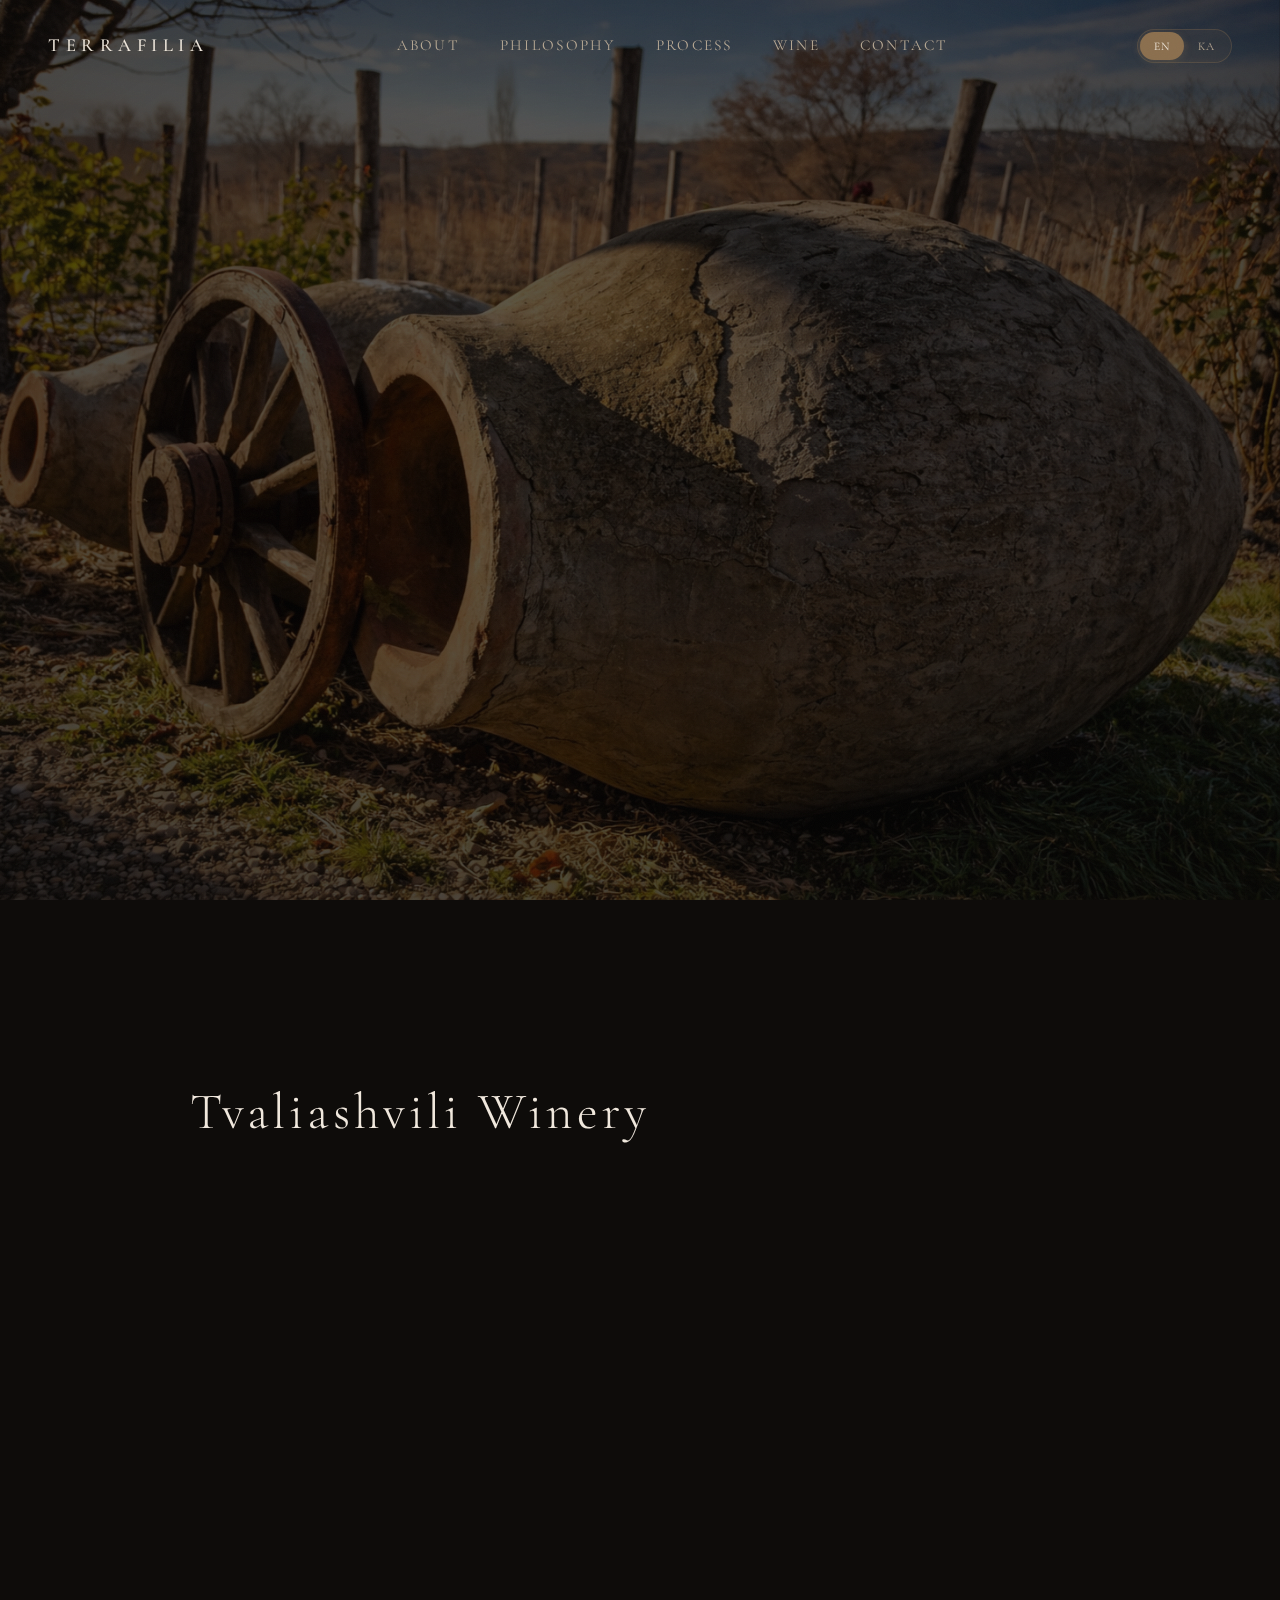
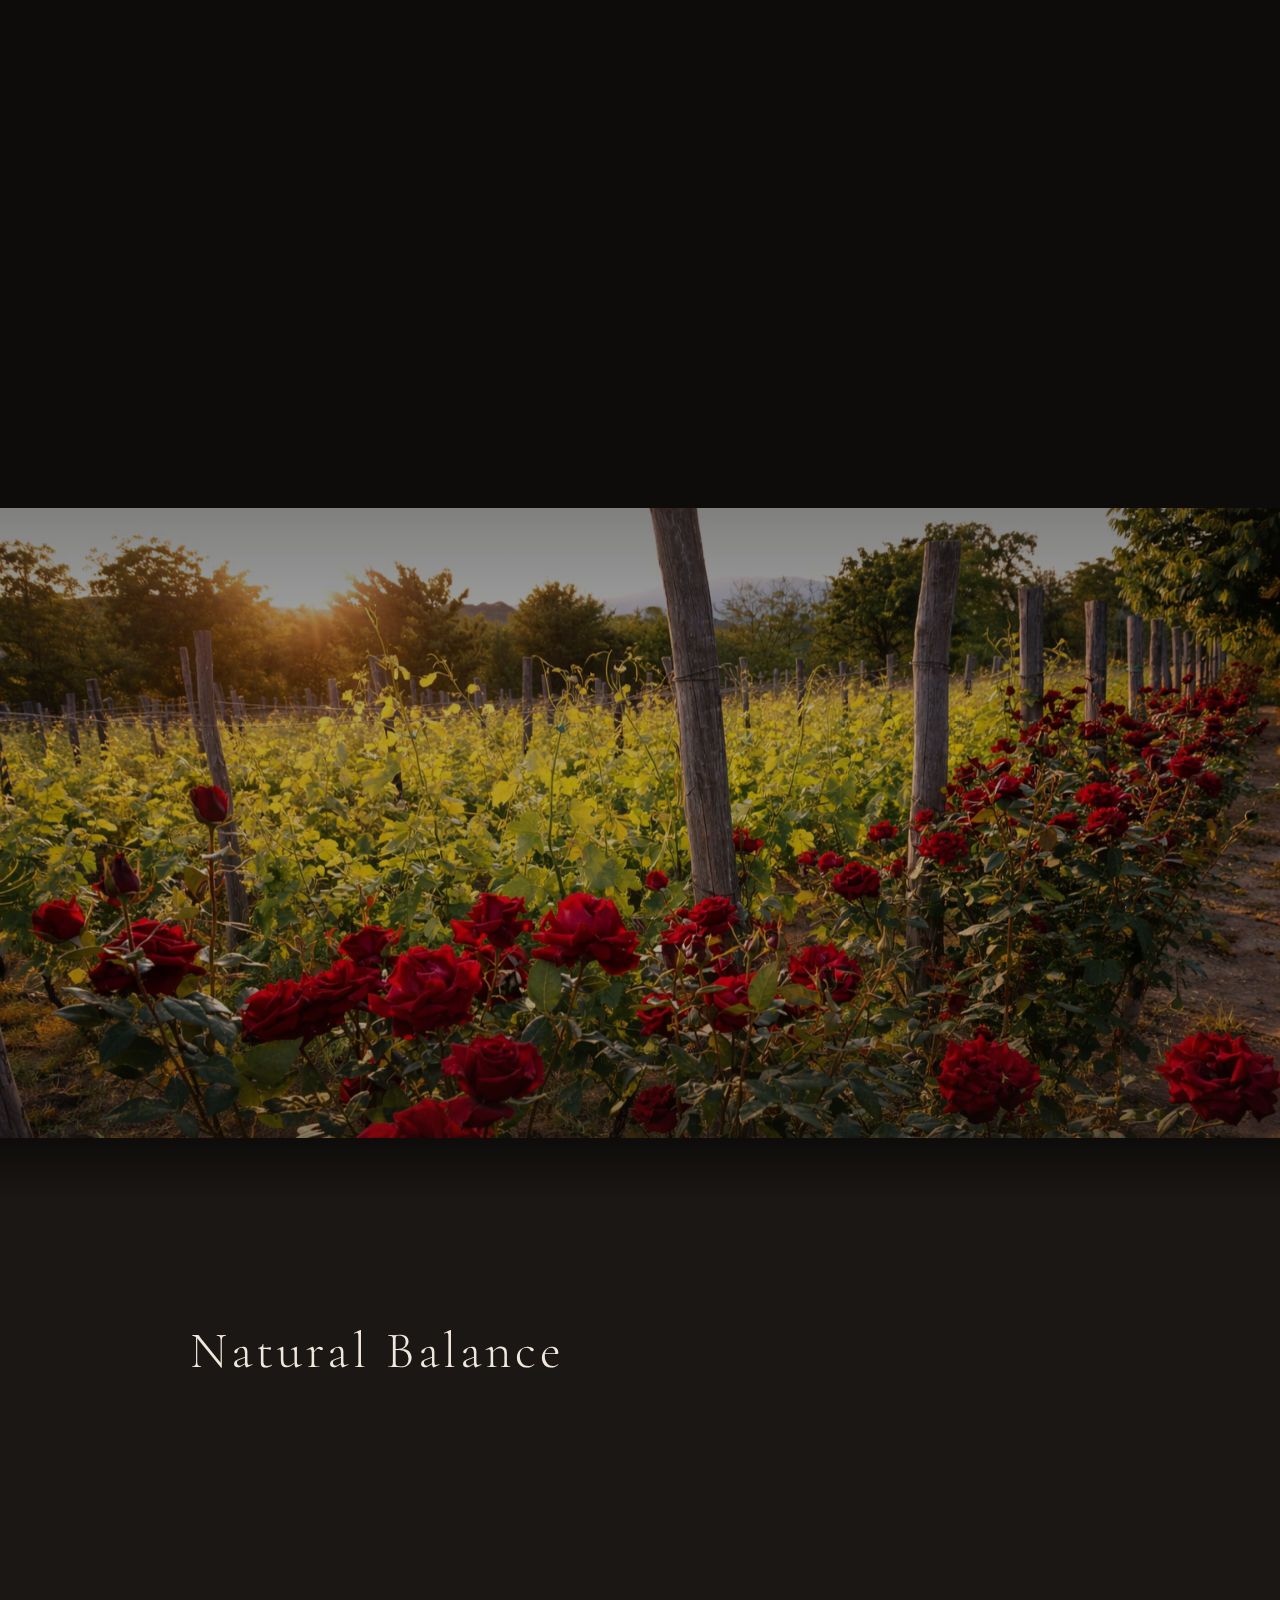
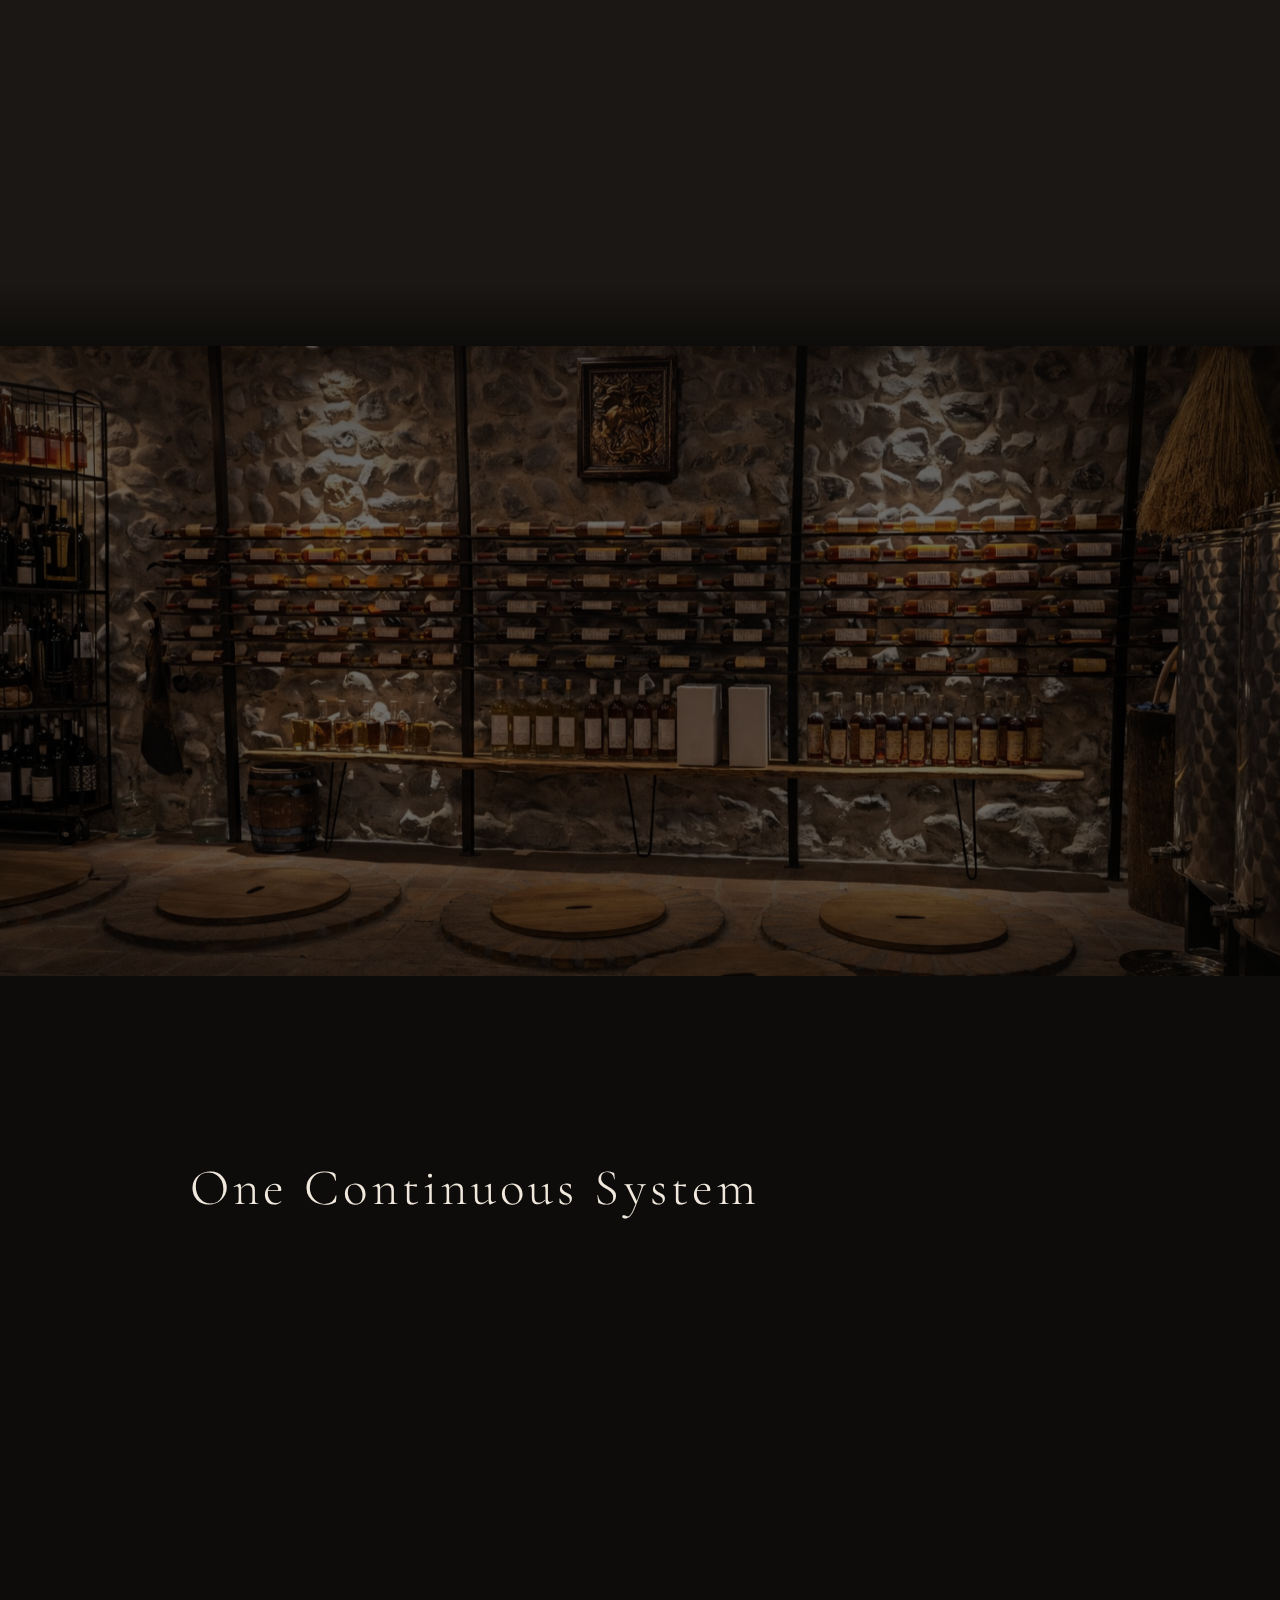
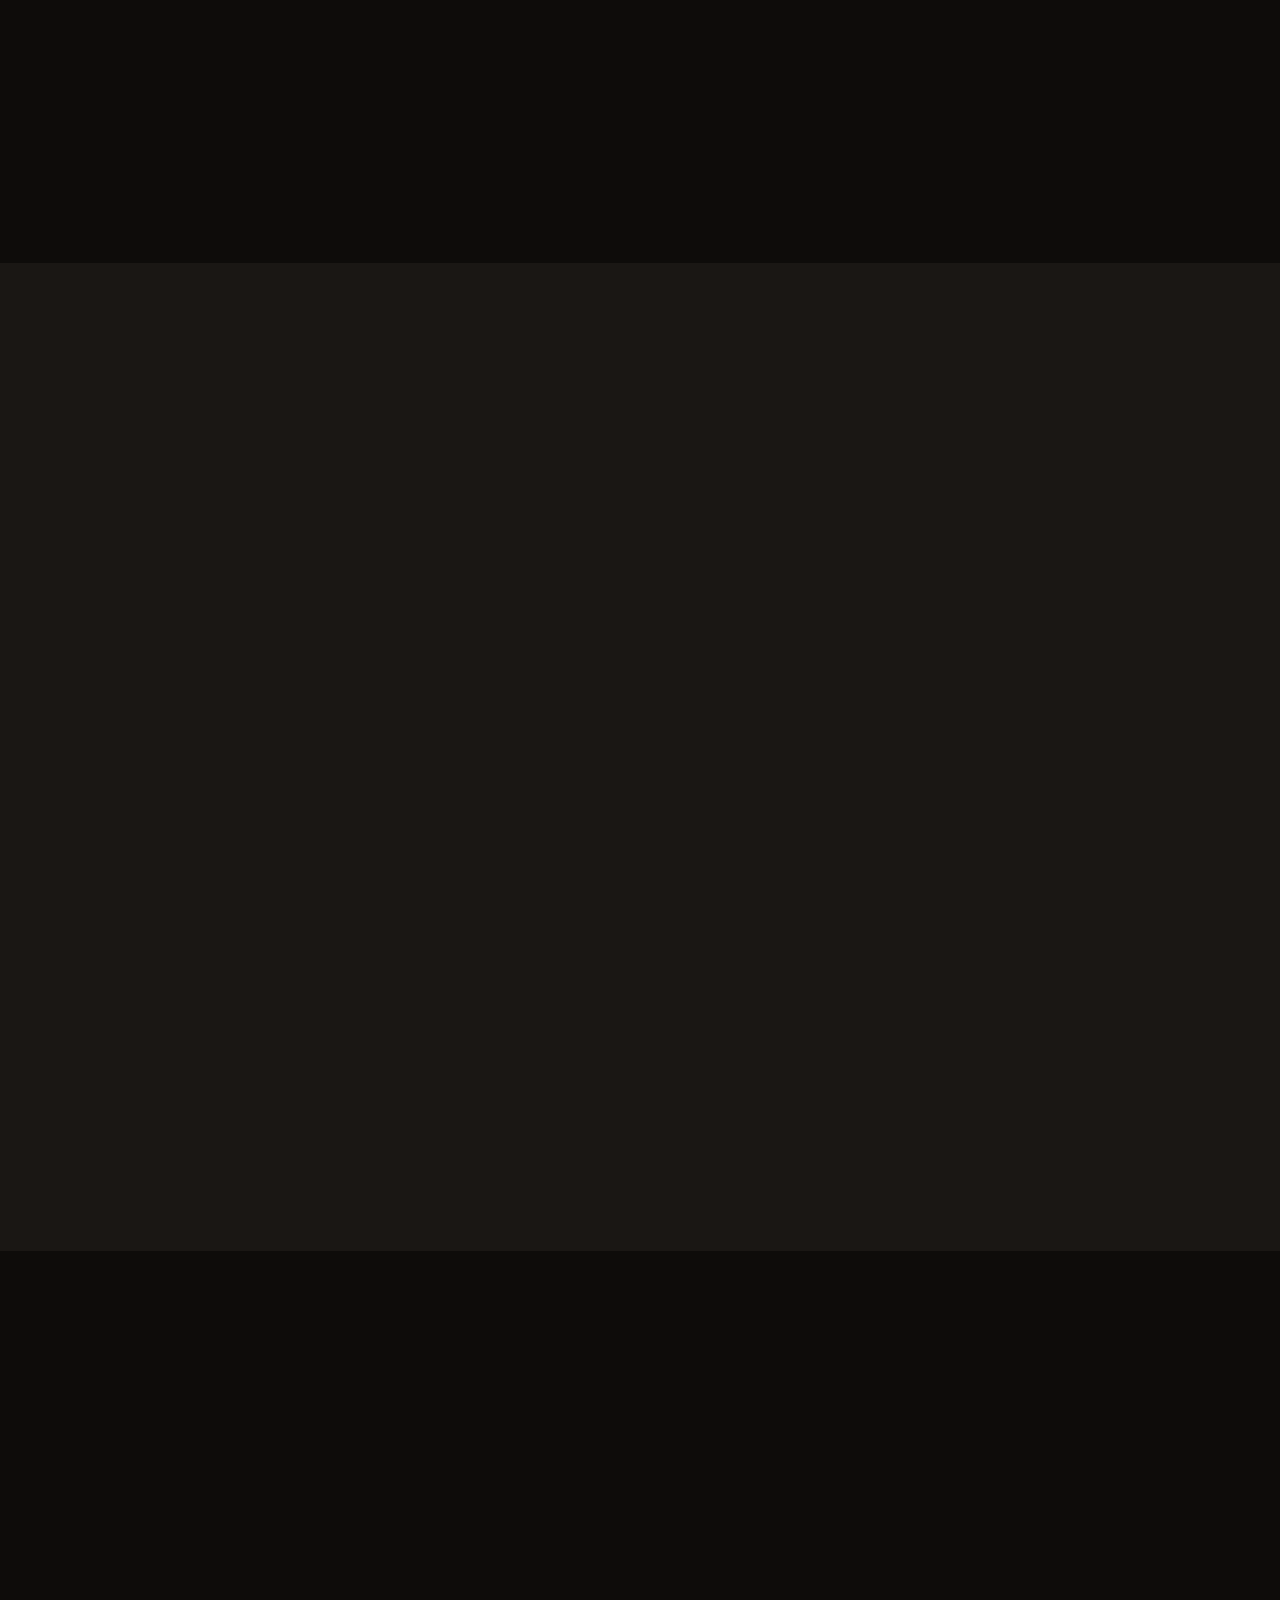
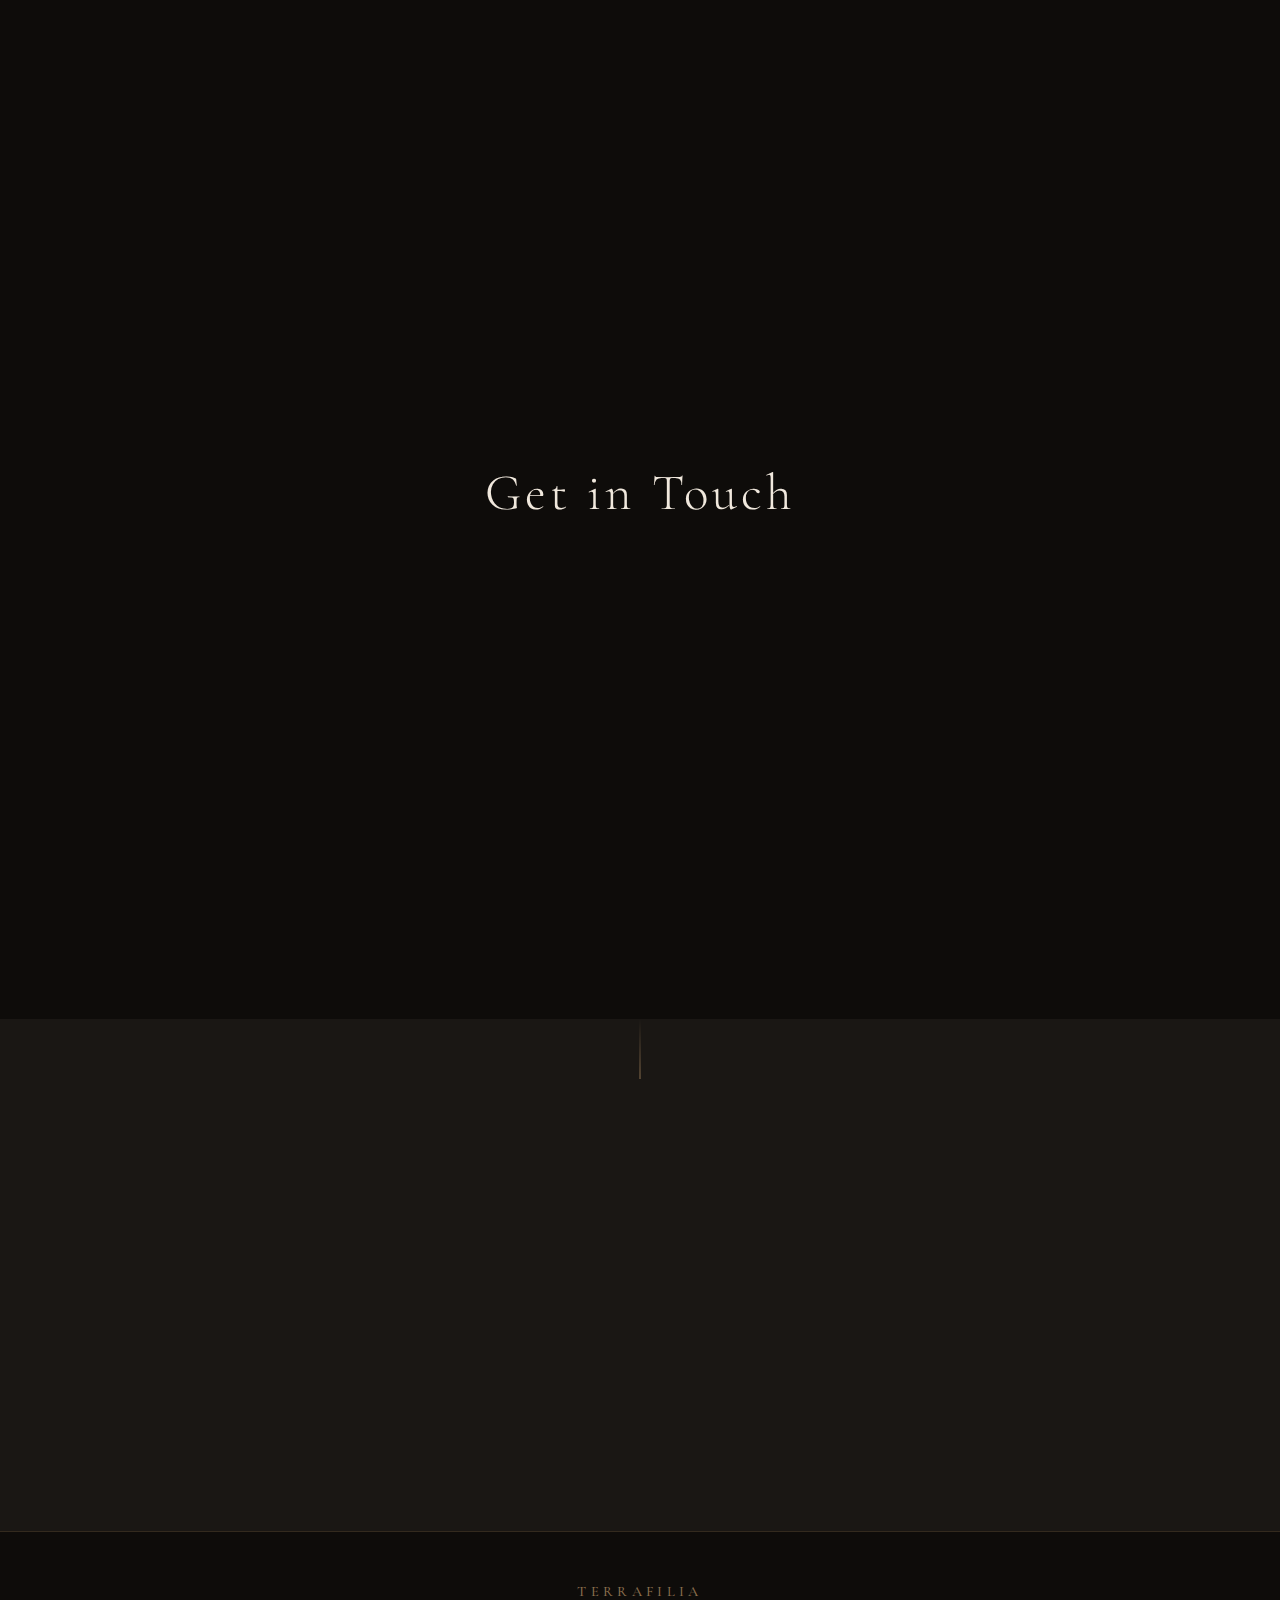
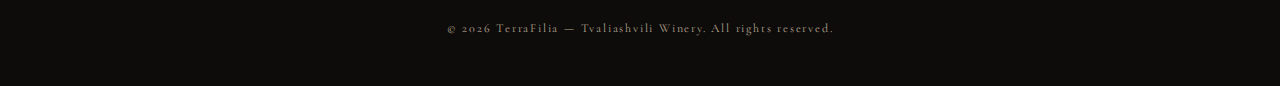
<file: en/index.html>
<!DOCTYPE html>
<html lang="en">
<head>
    <meta charset="UTF-8">
    <meta name="viewport" content="width=device-width, initial-scale=1.0">
    <title>TerraFilia — Tvaliashvili Winery | Khashmi, Kakheti</title>
    <meta name="description" content="TerraFilia — Tvaliashvili Winery in Khashmi, Kakheti, Georgia. Natural Qvevri winemaking, own-rooted vines, Saperavi crafted by nature and refined by time.">
    <link rel="icon" type="image/svg+xml" href="../favicon.svg">
    <link rel="alternate" hreflang="en" href="../en/">
    <link rel="alternate" hreflang="ka" href="../ka/">
    <link rel="alternate" hreflang="x-default" href="../ka/">
    <meta property="og:title" content="TerraFilia — Tvaliashvili Winery">
    <meta property="og:description" content="Natural Qvevri winemaking in Khashmi, Kakheti, Georgia. Own-rooted vines, Saperavi crafted by nature.">
    <meta property="og:type" content="website">
    <meta property="og:locale" content="en">
    <link rel="preconnect" href="https://fonts.googleapis.com">
    <link rel="preconnect" href="https://fonts.gstatic.com" crossorigin>
    <link href="https://fonts.googleapis.com/css2?family=Cormorant+Garamond:ital,wght@0,300;0,400;0,500;0,600;1,300;1,400&display=swap" rel="stylesheet">
    <link rel="stylesheet" href="../assets/css/style-en.css">
</head>
<body>
    <div class="scroll-progress" id="scrollProgress"></div>

    <!-- NAVIGATION -->
    <nav id="navbar">
        <a href="#hero" class="nav-logo">TerraFilia</a>
        <ul class="nav-links">
            <li><a href="#about">About</a></li>
            <li><a href="#philosophy">Philosophy</a></li>
            <li><a href="#system">Process</a></li>
            <li><a href="#wine">Wine</a></li>
            <li><a href="#contact">Contact</a></li>
        </ul>
        <div class="lang-toggle">
            <a class="lang-btn active" href="../en/">EN</a>
            <a class="lang-btn" href="../ka/">KA</a>
        </div>
        <button class="nav-hamburger" id="hamburger" aria-label="Menu">
            <span></span>
            <span></span>
            <span></span>
        </button>
    </nav>

    <!-- MOBILE NAV -->
    <div class="mobile-nav" id="mobileNav">
        <a href="#about" class="mobile-link">About</a>
        <a href="#philosophy" class="mobile-link">Philosophy</a>
        <a href="#system" class="mobile-link">Process</a>
        <a href="#wine" class="mobile-link">Wine</a>
        <a href="#contact" class="mobile-link">Contact</a>
        <div class="lang-toggle" style="margin-top: 1rem;">
            <a class="lang-btn active" href="../en/">EN</a>
            <a class="lang-btn" href="../ka/">KA</a>
        </div>
    </div>

    <!-- HERO -->
    <section class="hero" id="hero">
        <div class="hero-bg"></div>
        <div class="hero-overlay"></div>
        <div class="hero-content">
            <h1 class="hero-title">TerraFilia</h1>
            <p class="hero-subtitle">Crafted by Nature. Refined by Time.</p>
            <p class="hero-location">Khashmi &bull; Kakheti &bull; Georgia</p>
        </div>
        <div class="hero-scroll" id="heroScroll">
            <span>Scroll</span>
            <div class="line"></div>
        </div>
    </section>

    <!-- ABOUT -->
    <section class="about-section" id="about">
        <div class="section-inner">
            <p class="section-label">About</p>
            <h2 class="section-title">Tvaliashvili Winery</h2>
            <div class="text-block text-en fade-in">
                <p>Tvaliashvili Winery is founded in Khashmi &mdash; a place where wine is shaped by nature.</p>
                <p>Our approach is based on one principle: <em class="text-emphasis">wine is the result of terroir and human decision &mdash; not technology.</em></p>
                <p>TerraFilia means connection to land. Not as a concept, but as a practice.</p>
            </div>
            <div class="divider"></div>
            <div class="text-block text-en fade-in delay-1">
                <p>The vineyard is the beginning. Everything else is a continuation.</p>
                <p>Our vines are planted from cuttings, grown on their own roots, without grafting. This choice limits volume, but increases precision and quality.</p>
                <p>Qvevri stands at the center of our process &mdash; not only for tradition, but for function as well.</p>
            </div>
            <div class="divider"></div>
            <div class="text-block text-en fade-in delay-2">
                <p>We do not seek uniformity. Each vintage is different. Each bottle records a moment in time.</p>
                <p><em class="text-emphasis">Our wines are not made by compromise. They are shaped by deliberate decisions.</em></p>
            </div>
        </div>
    </section>

    <!-- VINEYARD IMAGE BREAK -->
    <div class="image-break image-break-bright">
        <img src="../assets/img/vineyard-roses-khashmi.png" alt="Vineyard with roses in Khashmi, Kakheti" loading="lazy">
        <div class="image-break-overlay">
            <p class="image-break-text">"The vineyard is the beginning.<br>Everything else is a continuation."</p>
        </div>
    </div>

    <!-- PHILOSOPHY -->
    <section class="philosophy-section" id="philosophy">
        <div class="section-inner">
            <p class="section-label">Philosophy</p>
            <h2 class="section-title">Natural Balance</h2>
            <div class="text-block text-en fade-in">
                <p>Our winemaking is based on natural balance. We see the vineyard as a living system where soil, vine, environment, and human presence are inseparable.</p>
                <p>We do not use synthetic chemicals. Our work preserves soil vitality.</p>
                <p>Every stage &mdash; from vineyard to Qvevri &mdash; follows minimal intervention.</p>
            </div>
            <div class="divider"></div>
            <div class="text-block text-en fade-in delay-1">
                <p><em class="text-emphasis">Our role is not to change the wine. Our role is to step back when nature works as intended.</em></p>
            </div>
        </div>
    </section>

    <!-- CELLAR IMAGE BREAK -->
    <div class="image-break">
        <img src="../assets/img/qvevri-wine-cellar.png" alt="Traditional Georgian wine cellar with Qvevri" loading="lazy">
        <div class="image-break-overlay">
            <p class="image-break-text">"We do not add. We create conditions.<br>The wine finds its own form."</p>
        </div>
    </div>

    <!-- ONE SYSTEM -->
    <section class="system-section" id="system">
        <div class="section-inner">
            <p class="section-label">One System</p>
            <h2 class="section-title">One Continuous System</h2>
            <div class="text-block text-en fade-in">
                <p>For us, wine is not a divided process. The vineyard, the Qvevri, the cellar &mdash; one continuous system.</p>
            </div>
            <div class="system-grid fade-in">
                <div class="system-item">
                    <span class="system-item-number">01</span>
                    <p class="system-item-label">Vineyard</p>
                    <p class="system-item-title">Foundation</p>
                </div>
                <div class="system-item">
                    <span class="system-item-number">02</span>
                    <p class="system-item-label">Qvevri</p>
                    <p class="system-item-title">Core</p>
                </div>
                <div class="system-item">
                    <span class="system-item-number">03</span>
                    <p class="system-item-label">Cellar</p>
                    <p class="system-item-title">Stillness</p>
                </div>
            </div>
            <div class="text-block text-en fade-in delay-1">
                <p><em class="text-emphasis">We do not add. We create conditions. The wine finds its own form.</em></p>
            </div>
        </div>
    </section>

    <!-- WINE / PRODUCT -->
    <section class="wine-section" id="wine">
        <div class="section-inner">
            <p class="section-label">Wine</p>
            <div class="wine-grid fade-in">
                <div class="wine-image">
                    <img src="../assets/img/saperavi-khashmi-bottle.png" alt="Saperavi Khashmi wine bottle">
                </div>
                <div class="wine-details">
                    <h2 class="wine-name">Saperavi<br>Khashmi</h2>
                    <p class="wine-origin">Qvevri &bull; Natural Fermentation &bull; Indigenous Yeasts</p>
                    <div class="divider"></div>
                    <div class="text-block text-en">
                        <p>Saperavi Khashmi is a wine of origin from one of Kakheti's most structured micro zones.</p>
                        <p>Made in Qvevri through natural fermentation with indigenous yeasts. Firm in structure, yet balanced.</p>
                        <p><em class="text-emphasis">A wine for time &mdash; created for evolution and aging.</em></p>
                    </div>
                </div>
            </div>
        </div>
    </section>

    <!-- BOTTLES IMAGE BREAK -->
    <div class="image-break">
        <img src="../assets/img/saperavi-bottles-collection.png" alt="Tvaliashvili Winery Saperavi bottles collection" loading="lazy">
    </div>

    <!-- CONTACT -->
    <section class="contact-section" id="contact">
        <div class="section-inner">
            <p class="section-label">Contact</p>
            <h2 class="section-title">Get in Touch</h2>

            <div class="contact-layout">
                <img class="contact-image" src="../assets/img/winery-building-khashmi.png" alt="Tvaliashvili Winery building in Khashmi" loading="lazy">

                <div class="contact-info fade-in">
                    <p class="contact-company">TerraFilia</p>
                    <p class="contact-location">Khashmi, Kakheti, Georgia</p>
                    <div class="divider"></div>
                    <div class="contact-detail">
                        <span class="contact-detail-label">Email</span>
                        <a href="mailto:contact@terrafilia.ge">contact@terrafilia.ge</a>
                    </div>
                    <div class="contact-detail">
                        <span class="contact-detail-label">Phone</span>
                        <a href="tel:+995555147799">+995 555 14 77 99</a>
                    </div>
                </div>
            </div>
        </div>
    </section>

    <!-- CLOSING -->
    <section class="closing-section">
        <div class="closing-text fade-in">
            TerraFilia is not about making more wine.<br>It is about making honest wine.
        </div>
    </section>

    <!-- FOOTER -->
    <footer>
        <span class="footer-logo">TerraFilia</span>
        <p>&copy; 2026 TerraFilia &mdash; Tvaliashvili Winery. All rights reserved.</p>
    </footer>

    <script>
        // Navbar scroll effect + scroll progress
        const navbar = document.getElementById('navbar');
        const scrollProgress = document.getElementById('scrollProgress');
        window.addEventListener('scroll', () => {
            navbar.classList.toggle('scrolled', window.scrollY > 50);
            const scrollTop = window.scrollY;
            const docHeight = document.documentElement.scrollHeight - window.innerHeight;
            scrollProgress.style.width = (scrollTop / docHeight * 100) + '%';
        });

        // Hero animation
        document.querySelector('.hero').classList.add('visible');

        // Scroll indicator click
        document.getElementById('heroScroll').addEventListener('click', () => {
            document.getElementById('about').scrollIntoView({ behavior: 'smooth' });
        });

        // Intersection Observer for all animated elements
        const animObserver = new IntersectionObserver((entries) => {
            entries.forEach(entry => {
                if (entry.isIntersecting) {
                    entry.target.classList.add('visible');
                    animObserver.unobserve(entry.target);
                }
            });
        }, { threshold: 0.15 });

        document.querySelectorAll('.fade-in, .section-label, .divider, .image-break-text').forEach(el => {
            animObserver.observe(el);
        });

        // Parallax on image breaks (rAF optimized)
        const imageBreaks = document.querySelectorAll('.image-break img');
        let ticking = false;
        window.addEventListener('scroll', () => {
            if (!ticking) {
                requestAnimationFrame(() => {
                    imageBreaks.forEach(img => {
                        const rect = img.parentElement.getBoundingClientRect();
                        const speed = 0.3;
                        if (rect.top < window.innerHeight && rect.bottom > 0) {
                            const yPos = (rect.top - window.innerHeight) * speed;
                            img.style.transform = `translateY(${yPos}px)`;
                        }
                    });
                    ticking = false;
                });
                ticking = true;
            }
        }, { passive: true });

        // Mobile nav
        const hamburger = document.getElementById('hamburger');
        const mobileNav = document.getElementById('mobileNav');

        hamburger.addEventListener('click', () => {
            hamburger.classList.toggle('active');
            mobileNav.classList.toggle('open');
            document.body.style.overflow = mobileNav.classList.contains('open') ? 'hidden' : '';
        });

        document.querySelectorAll('.mobile-link').forEach(link => {
            link.addEventListener('click', () => {
                hamburger.classList.remove('active');
                mobileNav.classList.remove('open');
                document.body.style.overflow = '';
            });
        });

        // Smooth scroll for nav links
        document.querySelectorAll('a[href^="#"]').forEach(anchor => {
            anchor.addEventListener('click', function (e) {
                e.preventDefault();
                const target = document.querySelector(this.getAttribute('href'));
                if (target) {
                    target.scrollIntoView({ behavior: 'smooth' });
                }
            });
        });
    </script>
</body>
</html>
</file>
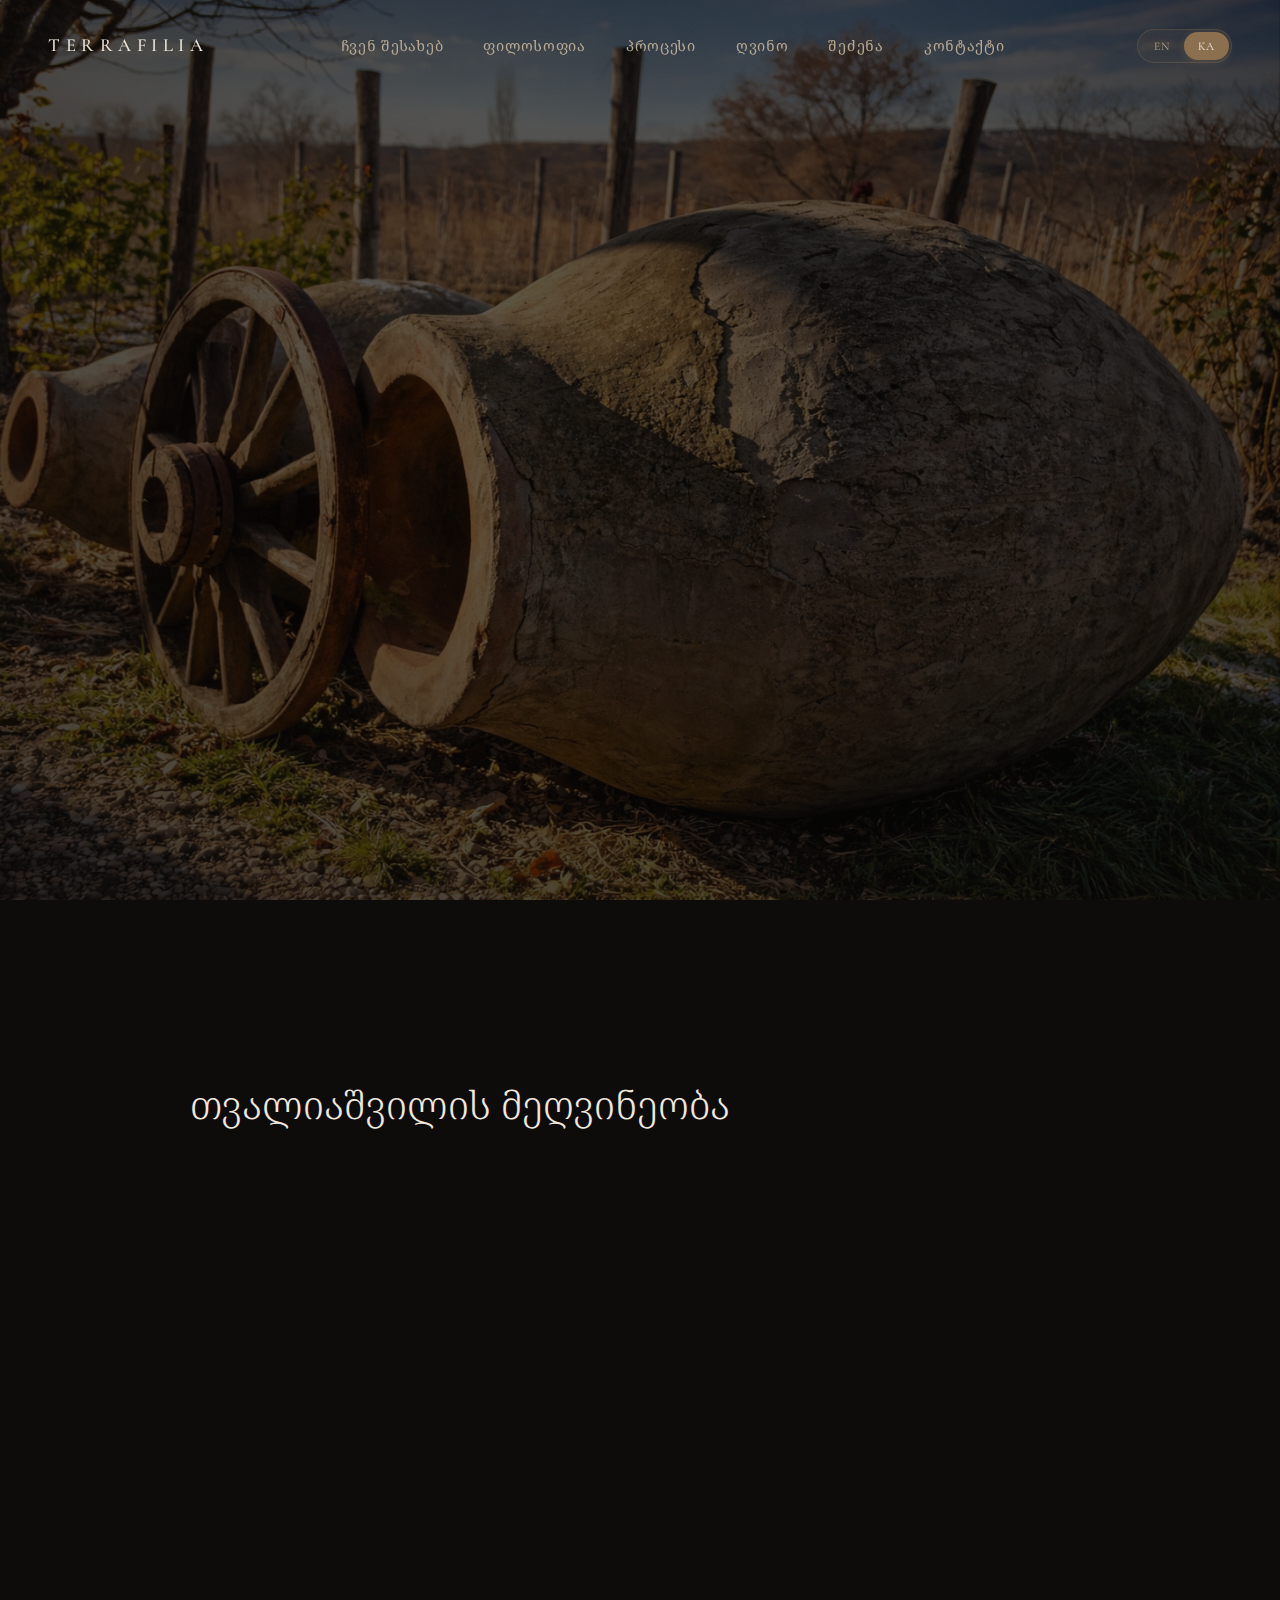
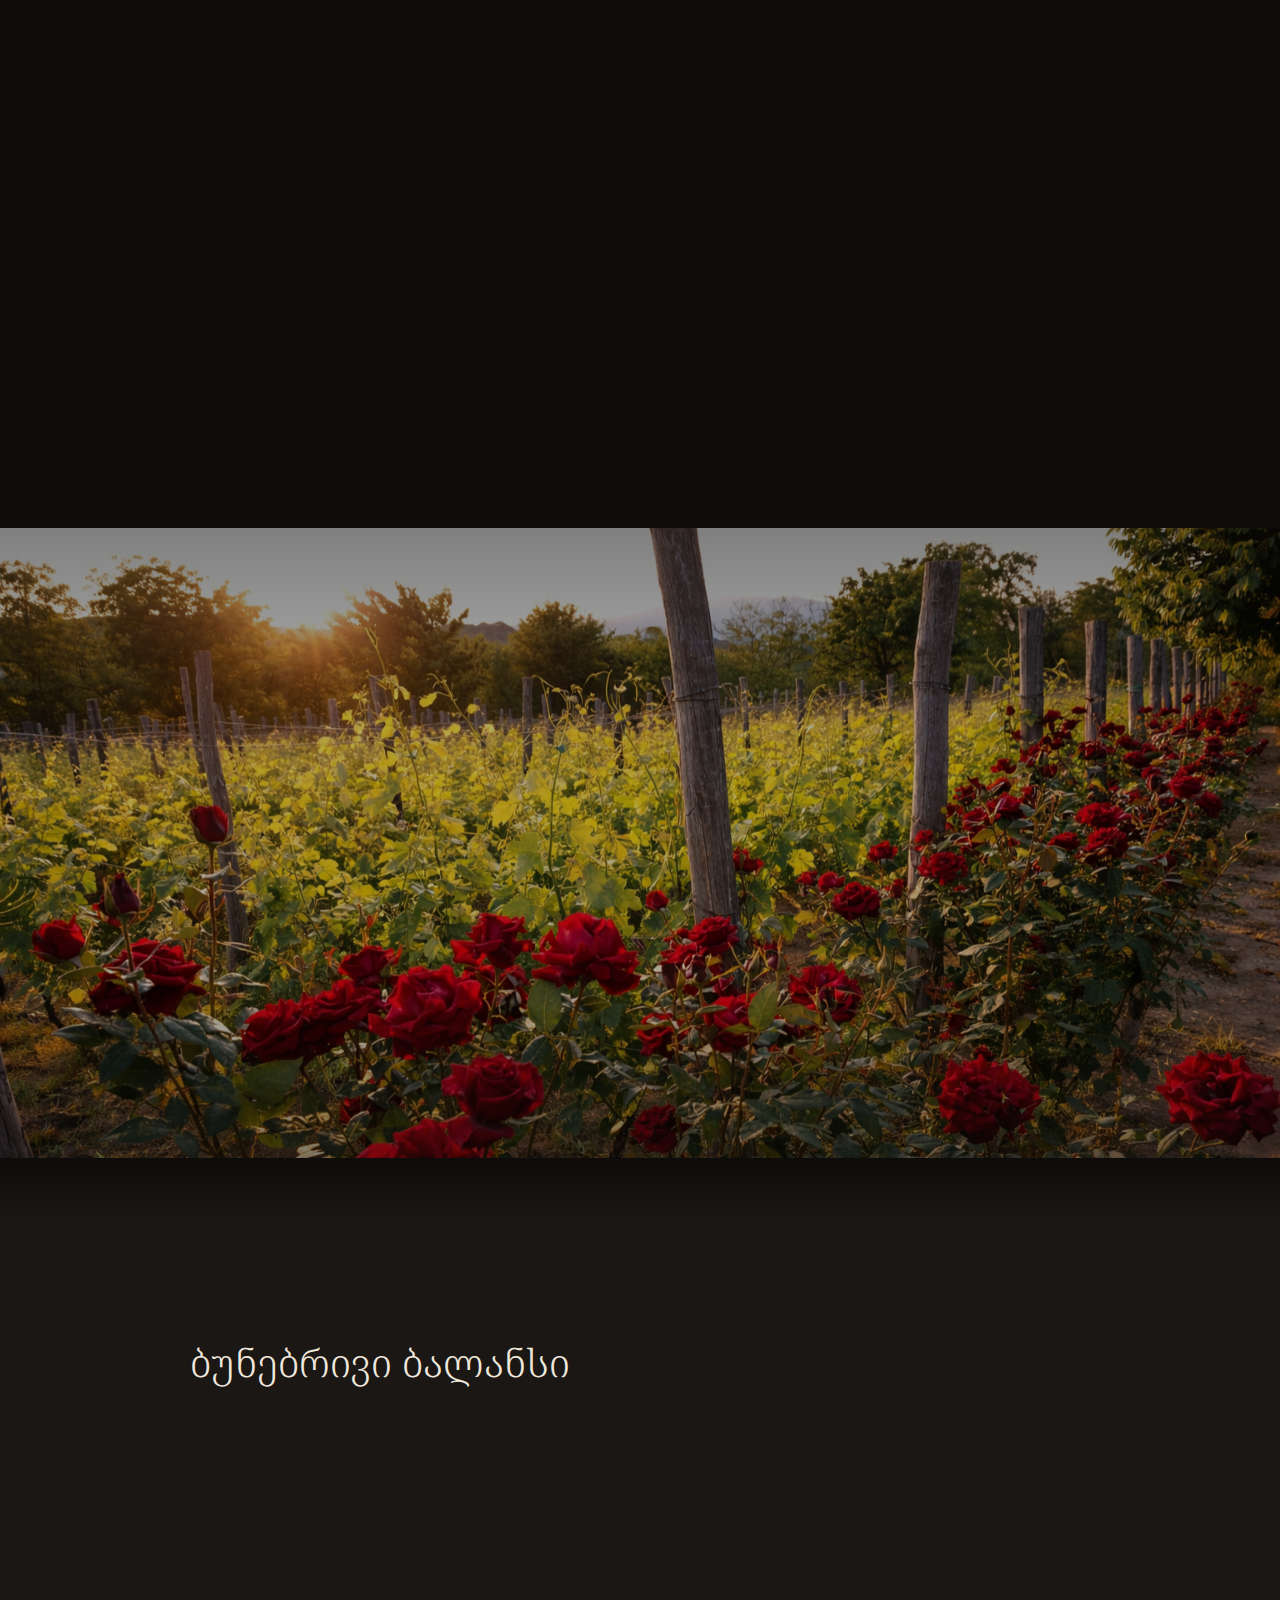
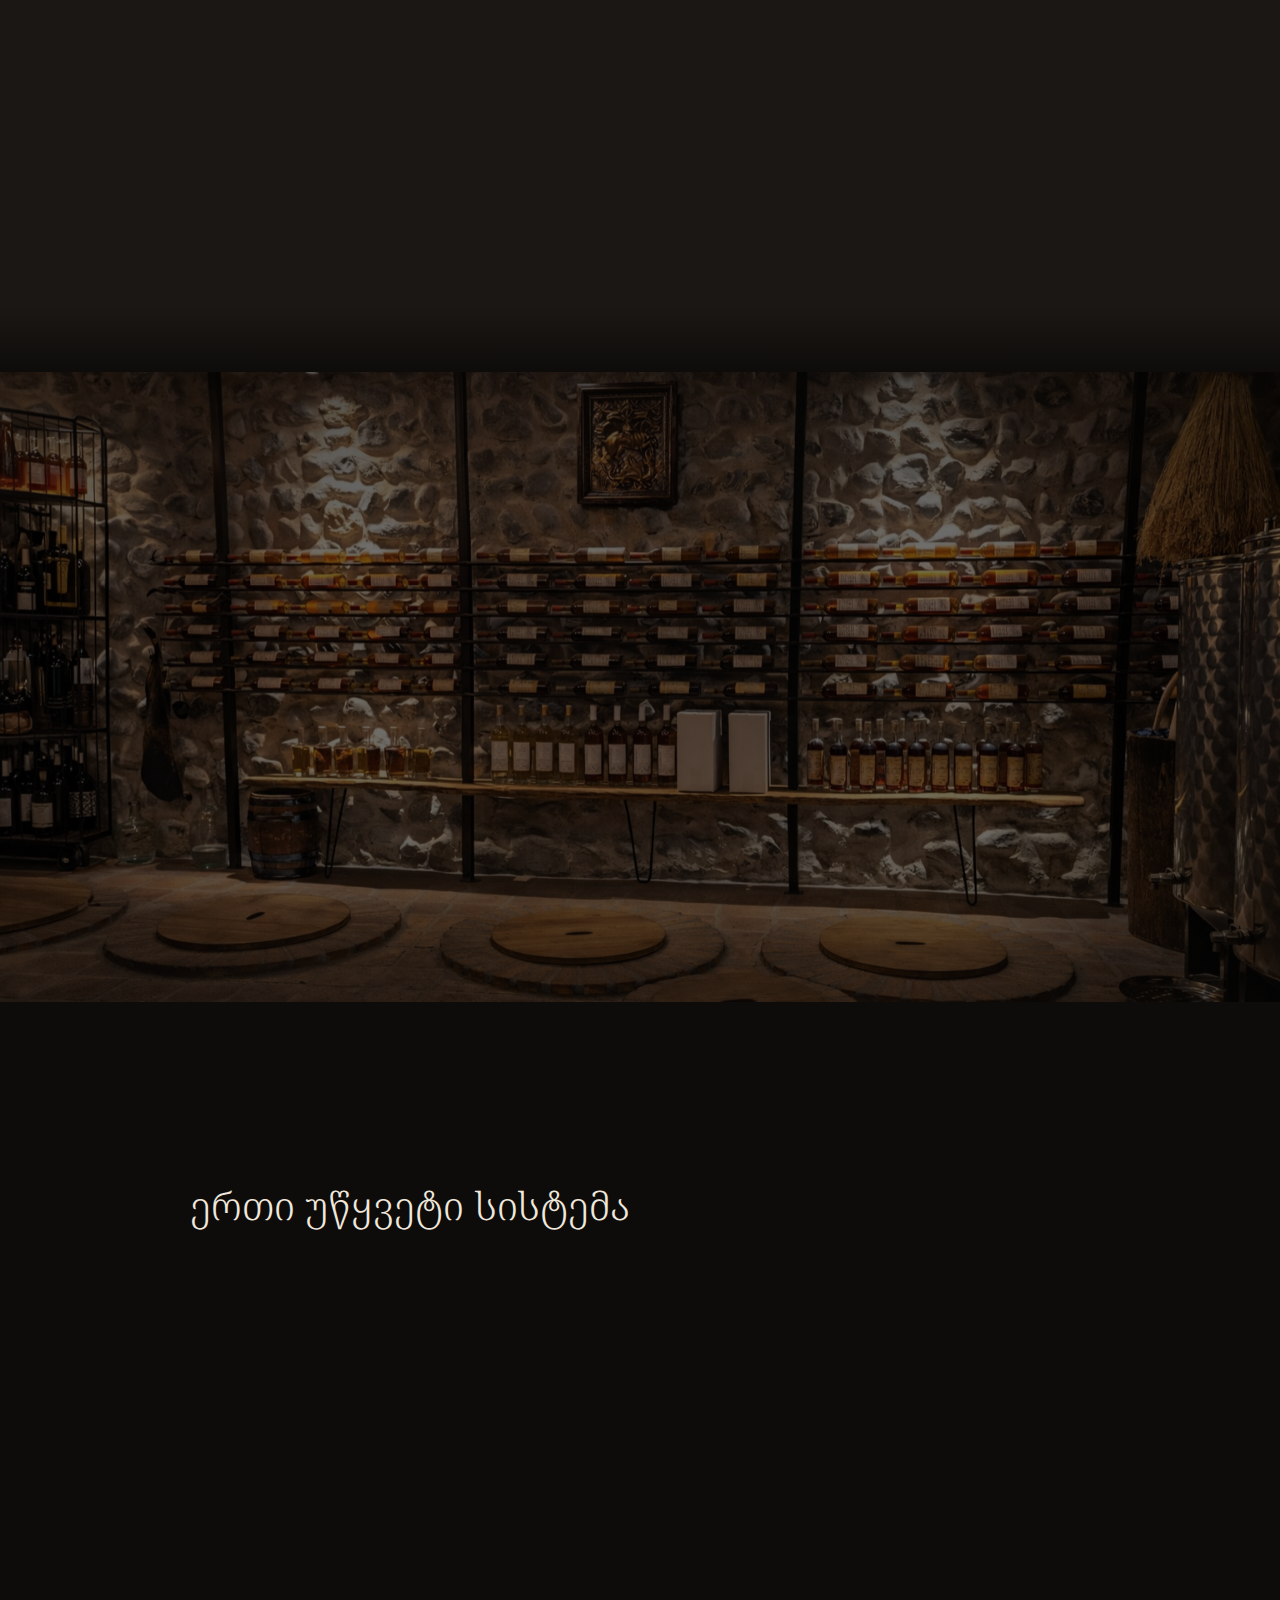
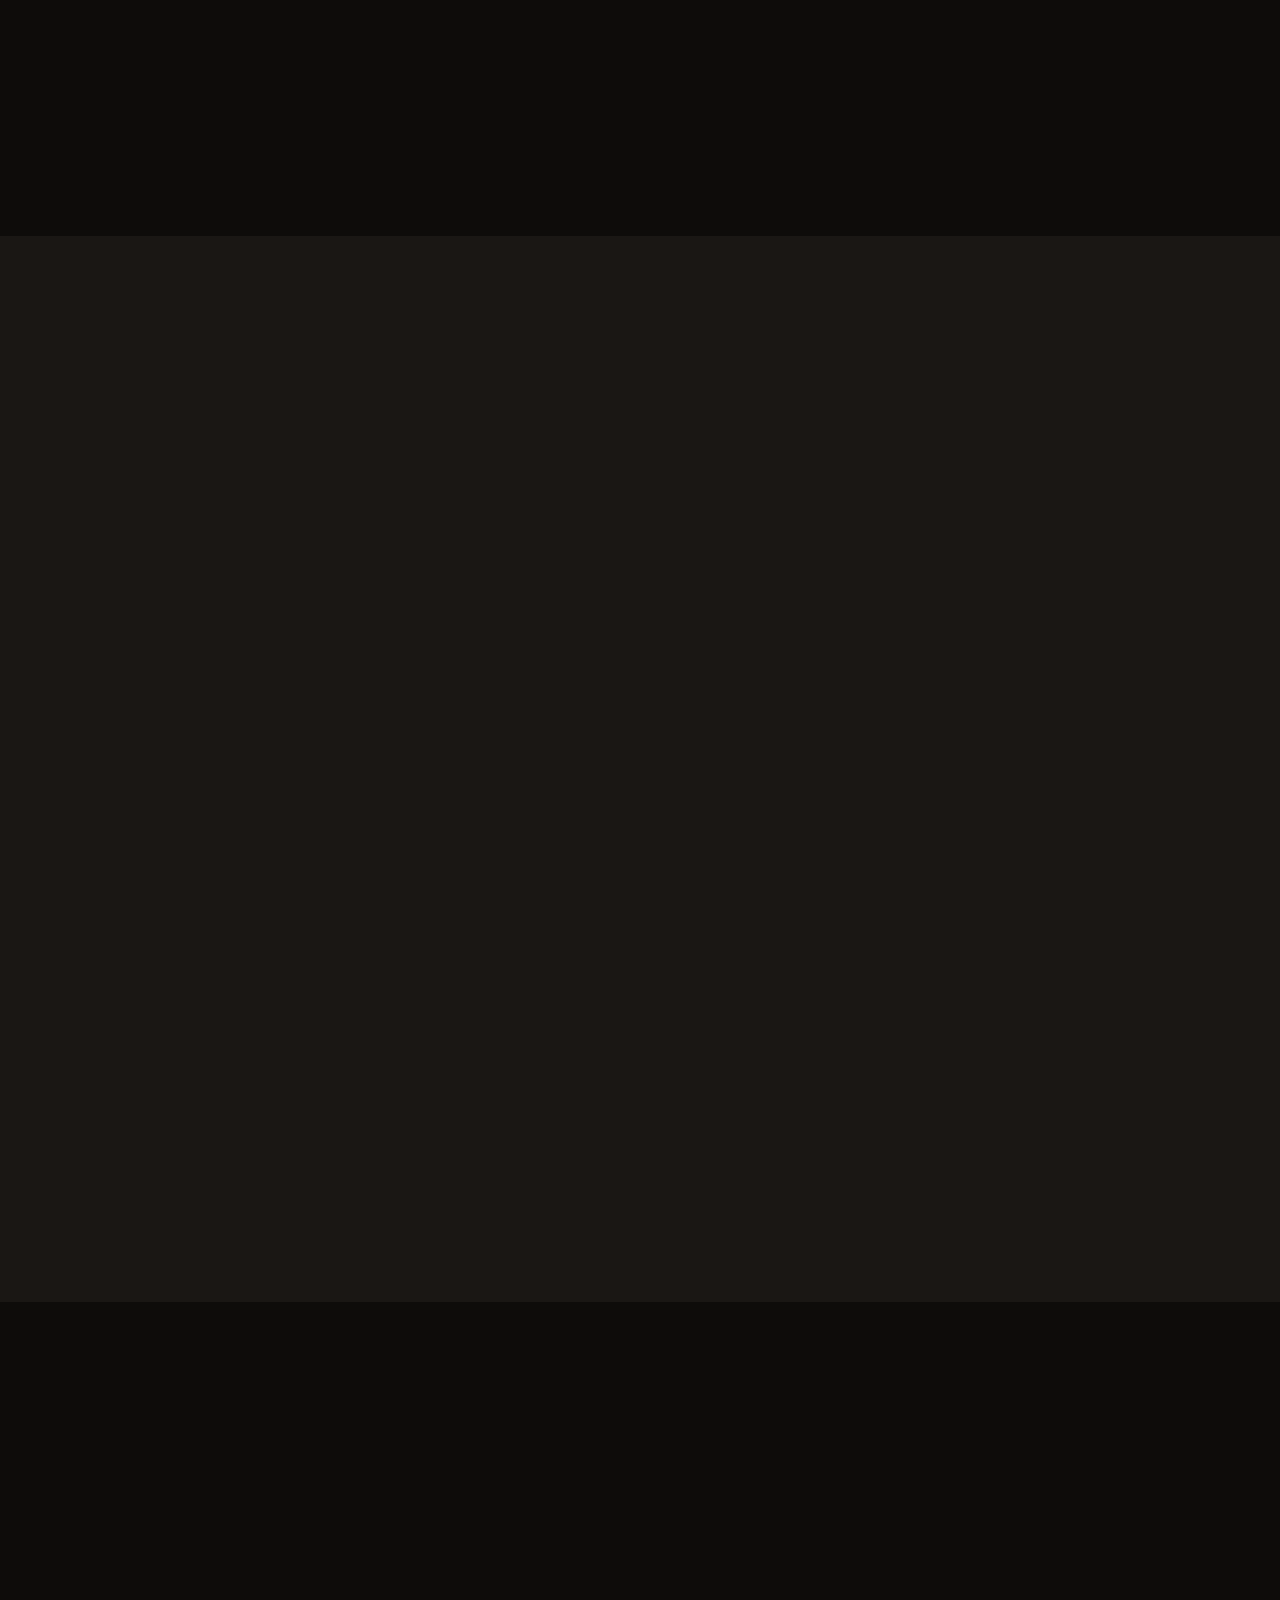
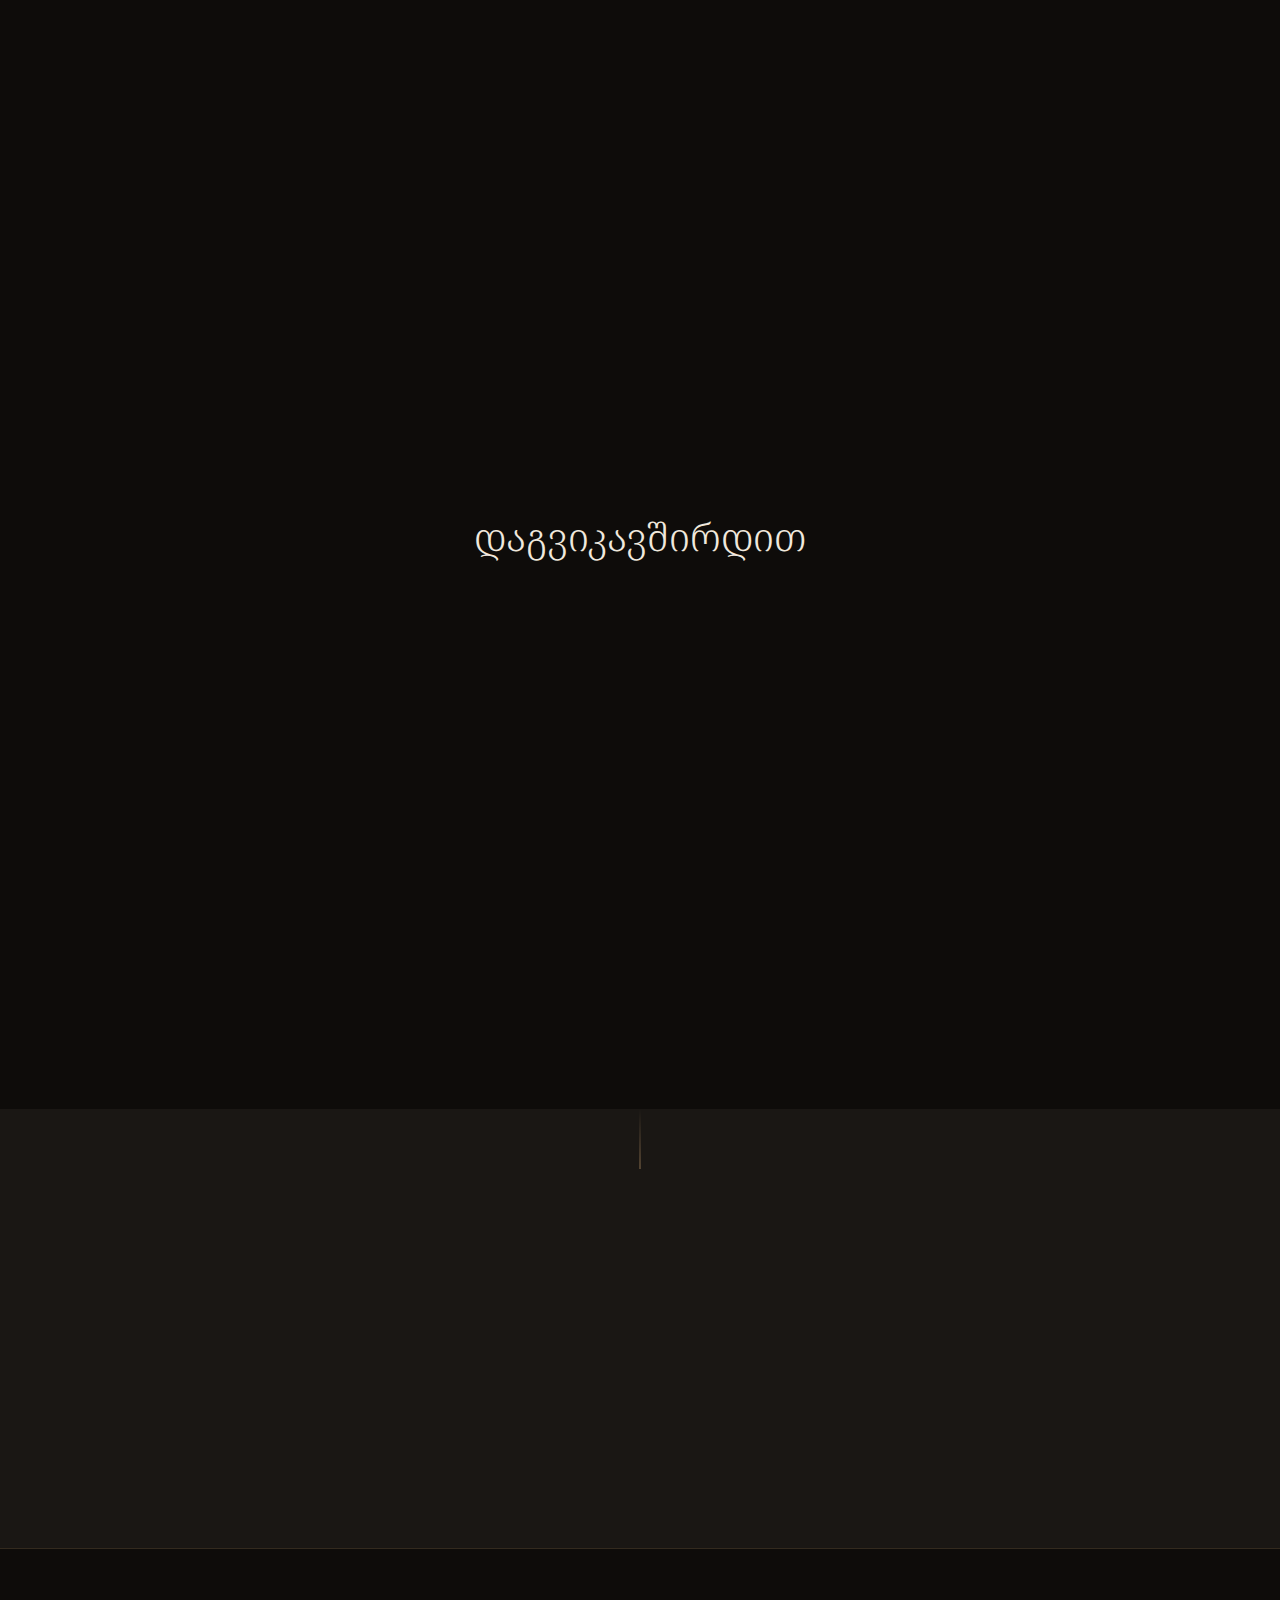
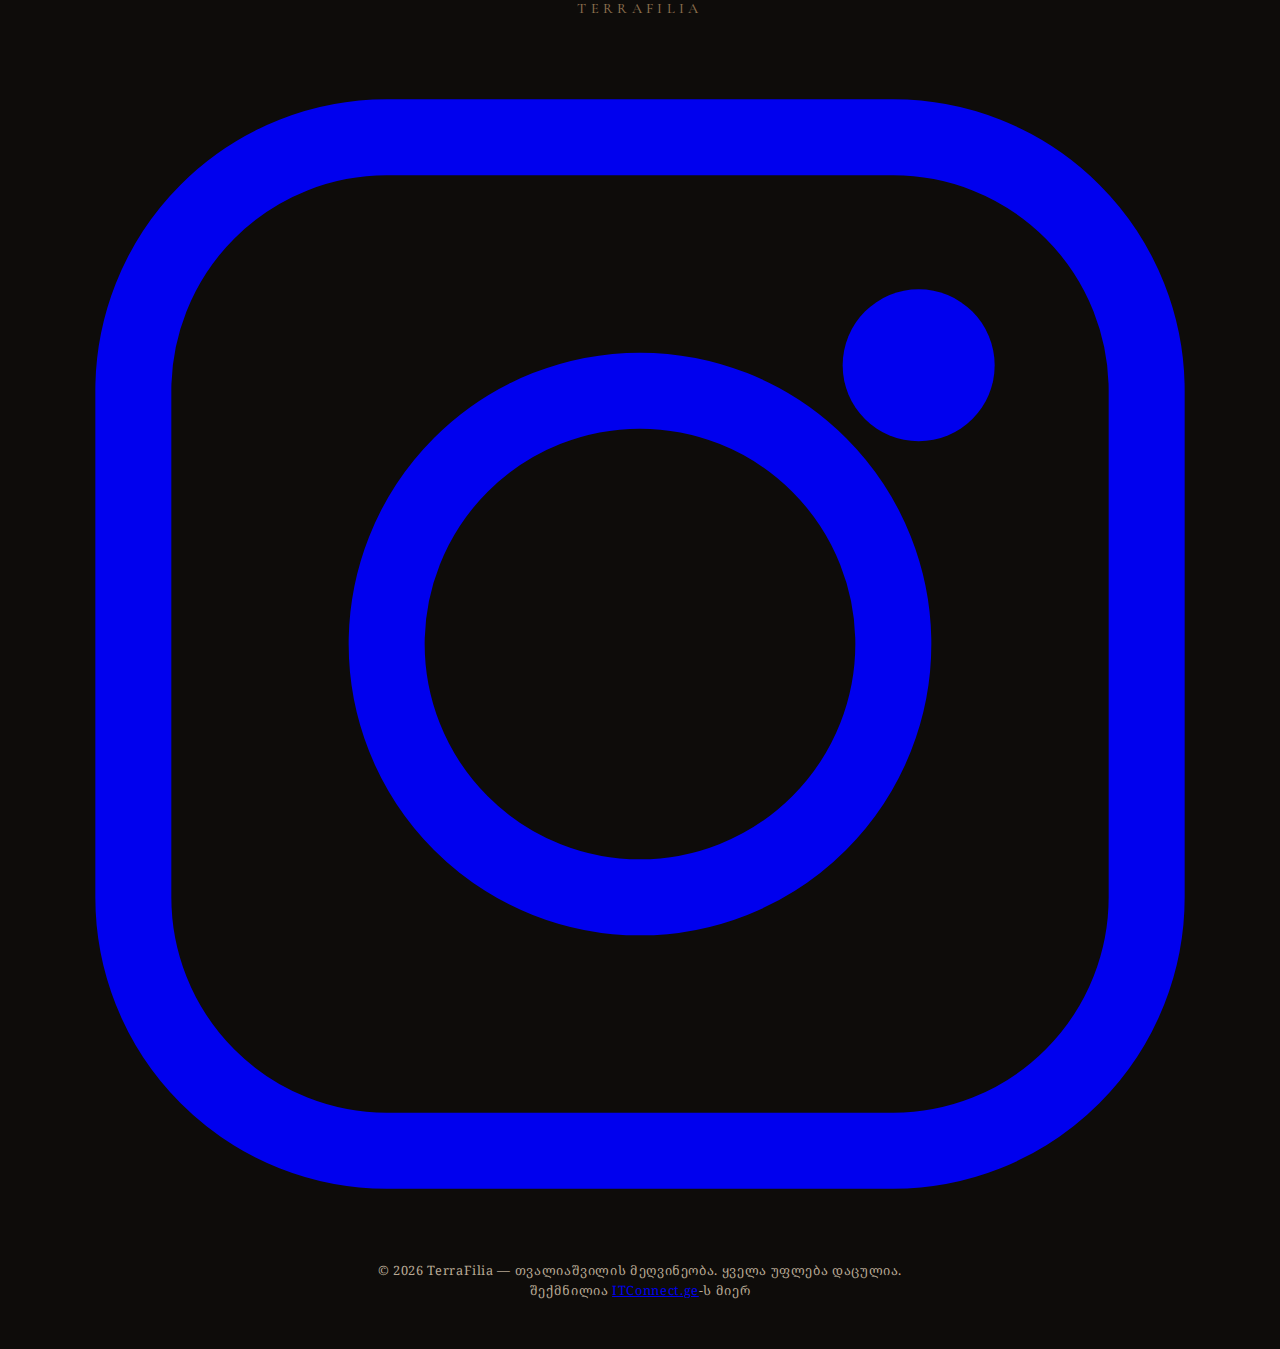
<file: ka/index.html>
<!DOCTYPE html>
<html lang="ka">
<head>
    <meta charset="UTF-8">
    <meta name="viewport" content="width=device-width, initial-scale=1.0">
    <title>TerraFilia — თვალიაშვილის მეღვინეობა | ხაშმი, კახეთი</title>
    <meta name="description" content="TerraFilia — თვალიაშვილის მეღვინეობა ხაშმში, კახეთი, საქართველო. ბუნებრივი ქვევრის მეღვინეობა, საკუთარ ფესვებზე გაშენებული ვაზი, საფერავი.">
    <link rel="icon" type="image/svg+xml" href="../favicon.svg">
    <link rel="alternate" hreflang="en" href="../en/">
    <link rel="alternate" hreflang="ka" href="../ka/">
    <link rel="alternate" hreflang="x-default" href="../ka/">
    <meta property="og:title" content="TerraFilia — თვალიაშვილის მეღვინეობა">
    <meta property="og:description" content="ბუნებრივი ქვევრის მეღვინეობა ხაშმში, კახეთი, საქართველო. საკუთარ ფესვებზე გაშენებული ვაზი, საფერავი.">
    <meta property="og:type" content="website">
    <meta property="og:locale" content="ka_GE">
    <link rel="preconnect" href="https://fonts.googleapis.com">
    <link rel="preconnect" href="https://fonts.gstatic.com" crossorigin>
    <link href="https://fonts.googleapis.com/css2?family=Cormorant+Garamond:ital,wght@0,300;0,400;0,500;0,600;1,300;1,400&family=Noto+Serif+Georgian:wght@300;400;500;600&display=swap" rel="stylesheet">
    <link rel="stylesheet" href="../assets/css/style-ka.css">
</head>
<body>
    <div class="scroll-progress" id="scrollProgress"></div>

    <!-- NAVIGATION -->
    <nav id="navbar">
        <a href="#hero" class="nav-logo">TerraFilia</a>
        <ul class="nav-links">
            <li><a href="#about">ჩვენ შესახებ</a></li>
            <li><a href="#philosophy">ფილოსოფია</a></li>
            <li><a href="#system">პროცესი</a></li>
            <li><a href="#wine">ღვინო</a></li>
            <li><a href="https://8000vintages.ge/witeli/witelimshrali/tvaliashvili-winery-saperavi-khashmi-2024-qvevri/" target="_blank" >შეძენა</a></li>
            <li><a href="#contact">კონტაქტი</a></li>
        </ul>
        <div class="lang-toggle">
            <a class="lang-btn" href="../en/">EN</a>
            <a class="lang-btn active" href="../ka/">KA</a>
        </div>
        <button class="nav-hamburger" id="hamburger" aria-label="მენიუ">
            <span></span>
            <span></span>
            <span></span>
        </button>
    </nav>

    <!-- MOBILE NAV -->
    <div class="mobile-nav" id="mobileNav">
        <a href="#about" class="mobile-link">ჩვენ შესახებ</a>
        <a href="#philosophy" class="mobile-link">ფილოსოფია</a>
        <a href="#system" class="mobile-link">პროცესი</a>
        <a href="#wine" class="mobile-link">ღვინო</a>
        <a href="https://8000vintages.ge/witeli/witelimshrali/tvaliashvili-winery-saperavi-khashmi-2024-qvevri/" target="_blank" class="mobile-link">შეძენა</a>
        <a href="#contact" class="mobile-link">კონტაქტი</a>
        <div class="lang-toggle" style="margin-top: 1rem;">
            <a class="lang-btn" href="../en/">EN</a>
            <a class="lang-btn active" href="../ka/">KA</a>
        </div>
    </div>

    <!-- HERO -->
    <section class="hero" id="hero">
        <div class="hero-bg"></div>
        <div class="hero-overlay"></div>
        <div class="hero-content">
            <h1 class="hero-title">TerraFilia</h1>
            <p class="hero-subtitle">ბუნებით შექმნილი. დროით დახვეწილი.</p>
            <p class="hero-location">ხაშმი &bull; კახეთი &bull; საქართველო</p>
        </div>
        <div class="hero-scroll" id="heroScroll">
            <span>Scroll</span>
            <div class="line"></div>
        </div>
    </section>

    <!-- ABOUT -->
    <section class="about-section" id="about">
        <div class="section-inner">
            <p class="section-label">ჩვენ შესახებ</p>
            <h2 class="section-title-ka">თვალიაშვილის მეღვინეობა</h2>
            <div class="text-block text-ka fade-in">
                <p>თვალიაშვილის მეღვინეობა დაფუძნებულია ხაშმში &mdash; ადგილზე, სადაც ღვინო ბუნებრივად ყალიბდება.</p>
                <p>ჩვენი მიდგომა ეფუძნება ერთ მთავარ პრინციპს: <em class="text-emphasis">ღვინო არის ტერუარისა და ადამიანის გადაწყვეტილებების შედეგი &mdash; არა ტექნოლოგიის.</em></p>
                <p>TerraFilia ნიშნავს მიწასთან კავშირს. არა როგორც იდეას, არამედ როგორც პრაქტიკას.</p>
            </div>
            <div class="divider"></div>
            <div class="text-block text-ka fade-in delay-1">
                <p>ვენახი არის საწყისი. ყველაფერი დანარჩენი &mdash; გაგრძელება.</p>
                <p>ვენახები გაშენებულია რქით, საკუთარ ფესვებზე, სადედეზე დამყნობის გარეშე. ნიადაგთან ურთიერთობა პირდაპირია &mdash; არ ხდება ფესვის „ფილტრაცია" სხვა გენეტიკით.</p>
                <p>ეს არჩევანი ზღუდავს რაოდენობას, მაგრამ ზრდის ხარისხს.</p>
                <p>ქვევრი ჩვენი პროცესის ცენტრია &mdash; არა მხოლოდ ტრადიციისთვის, აგრეთვე ფუნქციისთვის.</p>
            </div>
            <div class="divider"></div>
            <div class="text-block text-ka fade-in delay-2">
                <p>ჩვენ არ ვეძებთ ერთგვაროვნებას. ყოველი წელი განსხვავებულია. ყოველი ღვინო არის დროისა და გარემოს ანაბეჭდი.</p>
                <p><em class="text-emphasis">ჩვენი ღვინო არ იქმნება კომპრომისით. ის იქმნება გააზრებული გადაწყვეტილებებით.</em></p>
            </div>
        </div>
    </section>

    <!-- VINEYARD IMAGE BREAK -->
    <div class="image-break image-break-bright">
        <img src="../assets/img/vineyard-roses-khashmi.png" alt="ვენახი ვარდებით ხაშმში, კახეთი" loading="lazy">
        <div class="image-break-overlay">
            <p class="image-break-text">"ვენახი არის საწყისი.<br>ყველაფერი დანარჩენი &mdash; გაგრძელება."</p>
        </div>
    </div>

    <!-- PHILOSOPHY -->
    <section class="philosophy-section" id="philosophy">
        <div class="section-inner">
            <p class="section-label">ფილოსოფია</p>
            <h2 class="section-title-ka">ბუნებრივი ბალანსი</h2>
            <div class="text-block text-ka fade-in">
                <p>ჩვენი მეღვინეობა ეფუძნება ბუნებრივ ბალანსს. ვენახს ვუყურებთ როგორც ცოცხალ სისტემას, სადაც ნიადაგი, ვაზი, გარემო და ადამიანი ერთ მთლიანობას წარმოადგენს.</p>
                <p>ჩვენ არ ვიყენებთ სინთეტიკურ ქიმიას. ნიადაგთან ვმუშაობთ ისე, რომ მისი სიცოცხლე შენარჩუნდეს.</p>
                <p>ყველა პროცესი, ვენახიდან ქვევრამდე &mdash; მიმდინარეობს მინიმალური ჩარევის პრინციპით.</p>
            </div>
            <div class="divider"></div>
            <div class="text-block text-ka fade-in delay-1">
                <p><em class="text-emphasis">ჩვენი როლი არ არის ღვინის შეცვლა. ჩვენი როლია არ ჩავერიოთ მაშინ, როდესაც ბუნება სწორად მუშაობს.</em></p>
            </div>
        </div>
    </section>

    <!-- CELLAR IMAGE BREAK -->
    <div class="image-break">
        <img src="../assets/img/qvevri-wine-cellar.png" alt="ტრადიციული ქართული მარანი ქვევრებით" loading="lazy">
        <div class="image-break-overlay">
            <p class="image-break-text">"ჩვენ არ ვამატებთ. ჩვენ ვქმნით პირობებს.<br>ღვინო თავად პოულობს საკუთარ თავს."</p>
        </div>
    </div>

    <!-- ONE SYSTEM -->
    <section class="system-section" id="system">
        <div class="section-inner">
            <p class="section-label">ერთი სისტემა</p>
            <h2 class="section-title-ka">ერთი უწყვეტი სისტემა</h2>
            <div class="text-block text-ka fade-in">
                <p>ჩვენთვის ღვინო არ არის დაყოფილი პროცესი. ვენახი, ქვევრი, მარანი &mdash; ეს არის ერთი უწყვეტი სისტემა.</p>
            </div>
            <div class="system-grid fade-in">
                <div class="system-item">
                    <span class="system-item-number">01</span>
                    <p class="system-item-label">ვენახი</p>
                    <p class="system-item-title">საფუძველი</p>
                </div>
                <div class="system-item">
                    <span class="system-item-number">02</span>
                    <p class="system-item-label">ქვევრი</p>
                    <p class="system-item-title">გული</p>
                </div>
                <div class="system-item">
                    <span class="system-item-number">03</span>
                    <p class="system-item-label">მარანი</p>
                    <p class="system-item-title">სიმშვიდე</p>
                </div>
            </div>
            <div class="text-block text-ka fade-in delay-1">
                <p><em class="text-emphasis">ჩვენ არ ვამატებთ. ჩვენ ვქმნით პირობებს. ღვინო თავად პოულობს საკუთარ თავს.</em></p>
            </div>
        </div>
    </section>

    <!-- WINE / PRODUCT -->
    <section class="wine-section" id="wine">
        <div class="section-inner">
            <p class="section-label">ღვინო</p>
            <div class="wine-grid fade-in">
                <div class="wine-image">
                    <img src="../assets/img/saperavi-khashmi-bottle.png" alt="საფერავი ხაშმი">
                </div>
                <div class="wine-details">
                    <h2 class="wine-name">საფერავი<br>ხაშმი</h2>
                    <p class="wine-origin">ქვევრი &bull; ბუნებრივი დუღილი &bull; ველური საფუარები</p>
                    <div class="divider"></div>
                    <div class="text-block text-ka">
                        <p>ხაშმის საფერავი არის ადგილწარმოშობის ღვინო, კახეთის ერთ-ერთი ყველაზე სტრუქტურული მიკროზონიდან.</p>
                        <p>დაყენებულია ქვევრში, ბუნებრივი დუღილის გზით, ველური საფუარებით. სტრუქტურა მკაცრია, მაგრამ დაბალანსებული.</p>
                        <p><em class="text-emphasis">ეს არის ღვინო დროისთვის &mdash; შექმნილი განვითარებისა და დაძველებისთვის.</em></p>
                        <a href="https://8000vintages.ge/witeli/witelimshrali/tvaliashvili-winery-saperavi-khashmi-2024-qvevri/" target="_blank" class="wine-shop-btn">შეძენა</a>
                    </div>
                </div>
            </div>
        </div>
    </section>

    <!-- BOTTLES IMAGE BREAK -->
    <div class="image-break">
        <img src="../assets/img/saperavi-bottles-collection.png" alt="თვალიაშვილის მეღვინეობის საფერავის ბოთლები" loading="lazy">
    </div>

    <!-- CONTACT -->
    <section class="contact-section" id="contact">
        <div class="section-inner">
            <p class="section-label">კონტაქტი</p>
            <h2 class="section-title-ka">დაგვიკავშირდით</h2>

            <div class="contact-layout">
                <img class="contact-image" src="../assets/img/winery-building-khashmi.png" alt="თვალიაშვილის მეღვინეობის შენობა ხაშმში" loading="lazy">

                <div class="contact-info fade-in">
                    <p class="contact-company">TerraFilia</p>
                    <p class="contact-location">ხაშმი, კახეთი, საქართველო</p>
                    <div class="divider"></div>
                    <div class="contact-detail">
                        <span class="contact-detail-label">ელ. ფოსტა</span>
                        <a href="mailto:contact@terrafilia.ge">contact@terrafilia.ge</a>
                    </div>
                    <div class="contact-detail">
                        <span class="contact-detail-label">ტელეფონი</span>
                        <a href="tel:+995555147799">+995 555 14 77 99</a>
                    </div>
                    <div class="contact-detail">
                        <span class="contact-detail-label">სოციალური მედია</span>
                        <a href="https://www.instagram.com/tvaliashviliwinery?igsh=dGxlN2dqZXR3dmEw" target="_blank"><svg class="social-icon" viewBox="0 0 24 24" fill="none" stroke="currentColor" stroke-width="1.5" stroke-linecap="round" stroke-linejoin="round"><rect x="2" y="2" width="20" height="20" rx="5"/><circle cx="12" cy="12" r="5"/><circle cx="17.5" cy="6.5" r="1.5" fill="currentColor" stroke="none"/></svg> Instagram</a>
                    </div>
                </div>
            </div>
        </div>
    </section>

    <!-- CLOSING -->
    <section class="closing-section">
        <div class="closing-text fade-in">
            TerraFilia- We create quality, not quantity
        </div>
    </section>

    <!-- FOOTER -->
    <footer>
        <span class="footer-logo">TerraFilia</span>
        <div class="footer-social">
            <a href="https://www.instagram.com/tvaliashviliwinery?igsh=dGxlN2dqZXR3dmEw" target="_blank" aria-label="Instagram"><svg viewBox="0 0 24 24" fill="none" stroke="currentColor" stroke-width="1.5" stroke-linecap="round" stroke-linejoin="round"><rect x="2" y="2" width="20" height="20" rx="5"/><circle cx="12" cy="12" r="5"/><circle cx="17.5" cy="6.5" r="1.5" fill="currentColor" stroke="none"/></svg></a>
        </div>
        <p>&copy; 2026 TerraFilia &mdash; თვალიაშვილის მეღვინეობა. ყველა უფლება დაცულია.</p>
        <p class="footer-credit">შექმნილია <a href="https://itconnect.ge" target="_blank">ITConnect.ge</a>-ს მიერ</p>
    </footer>

    <script>
        // Navbar scroll effect + scroll progress
        const navbar = document.getElementById('navbar');
        const scrollProgress = document.getElementById('scrollProgress');
        window.addEventListener('scroll', () => {
            navbar.classList.toggle('scrolled', window.scrollY > 50);
            const scrollTop = window.scrollY;
            const docHeight = document.documentElement.scrollHeight - window.innerHeight;
            scrollProgress.style.width = (scrollTop / docHeight * 100) + '%';
        });

        // Hero animation
        document.querySelector('.hero').classList.add('visible');

        // Scroll indicator click
        document.getElementById('heroScroll').addEventListener('click', () => {
            document.getElementById('about').scrollIntoView({ behavior: 'smooth' });
        });

        // Intersection Observer for all animated elements
        const animObserver = new IntersectionObserver((entries) => {
            entries.forEach(entry => {
                if (entry.isIntersecting) {
                    entry.target.classList.add('visible');
                    animObserver.unobserve(entry.target);
                }
            });
        }, { threshold: 0.15 });

        document.querySelectorAll('.fade-in, .section-label, .divider, .image-break-text').forEach(el => {
            animObserver.observe(el);
        });

        // Parallax on image breaks (rAF optimized)
        const imageBreaks = document.querySelectorAll('.image-break img');
        let ticking = false;
        window.addEventListener('scroll', () => {
            if (!ticking) {
                requestAnimationFrame(() => {
                    imageBreaks.forEach(img => {
                        const rect = img.parentElement.getBoundingClientRect();
                        const speed = 0.3;
                        if (rect.top < window.innerHeight && rect.bottom > 0) {
                            const yPos = (rect.top - window.innerHeight) * speed;
                            img.style.transform = `translateY(${yPos}px)`;
                        }
                    });
                    ticking = false;
                });
                ticking = true;
            }
        }, { passive: true });

        // Mobile nav
        const hamburger = document.getElementById('hamburger');
        const mobileNav = document.getElementById('mobileNav');

        hamburger.addEventListener('click', () => {
            hamburger.classList.toggle('active');
            mobileNav.classList.toggle('open');
            document.body.style.overflow = mobileNav.classList.contains('open') ? 'hidden' : '';
        });

        document.querySelectorAll('.mobile-link').forEach(link => {
            link.addEventListener('click', () => {
                hamburger.classList.remove('active');
                mobileNav.classList.remove('open');
                document.body.style.overflow = '';
            });
        });

        // Smooth scroll for nav links
        document.querySelectorAll('a[href^="#"]').forEach(anchor => {
            anchor.addEventListener('click', function (e) {
                e.preventDefault();
                const target = document.querySelector(this.getAttribute('href'));
                if (target) {
                    target.scrollIntoView({ behavior: 'smooth' });
                }
            });
        });
    </script>
</body>
</html>
</file>
<file: assets/css/style-en.css>
*, *::before, *::after {
    margin: 0;
    padding: 0;
    box-sizing: border-box;
}

:root {
    --color-bg: #0e0c0a;
    --color-bg-alt: #1a1714;
    --color-text: #ddd2c4;
    --color-text-light: #b8a994;
    --color-accent: #8b6f4e;
    --color-accent-light: #c2a47a;
    --color-white: #f0e8dd;
    --color-divider: rgba(139, 111, 78, 0.3);
    --font-en: 'Cormorant Garamond', Georgia, serif;
}

/* CUSTOM SCROLLBAR */
::-webkit-scrollbar {
    width: 6px;
}
::-webkit-scrollbar-track {
    background: var(--color-bg);
}
::-webkit-scrollbar-thumb {
    background: var(--color-accent);
    border-radius: 3px;
}
::-webkit-scrollbar-thumb:hover {
    background: var(--color-accent-light);
}

html {
    scroll-behavior: smooth;
    scrollbar-color: var(--color-accent) var(--color-bg);
    scrollbar-width: thin;
}

body {
    font-family: var(--font-en);
    background-color: var(--color-bg);
    color: var(--color-text);
    line-height: 1.6;
    overflow-x: hidden;
}

/* FILM GRAIN OVERLAY */
body::after {
    content: '';
    position: fixed;
    inset: 0;
    z-index: 9999;
    pointer-events: none;
    opacity: 0.03;
    background-image: url("data:image/svg+xml,%3Csvg viewBox='0 0 256 256' xmlns='http://www.w3.org/2000/svg'%3E%3Cfilter id='noise'%3E%3CfeTurbulence type='fractalNoise' baseFrequency='0.9' numOctaves='4' stitchTiles='stitch'/%3E%3C/filter%3E%3Crect width='100%25' height='100%25' filter='url(%23noise)'/%3E%3C/svg%3E");
    background-repeat: repeat;
    background-size: 256px 256px;
}

/* SCROLL PROGRESS */
.scroll-progress {
    position: fixed;
    top: 0;
    left: 0;
    height: 2px;
    background: linear-gradient(90deg, var(--color-accent), var(--color-accent-light));
    z-index: 101;
    width: 0%;
    transition: width 0.1s linear;
}

/* NAV */
nav {
    position: fixed;
    top: 0;
    left: 0;
    width: 100%;
    z-index: 100;
    padding: 1.8rem 3rem;
    display: flex;
    justify-content: space-between;
    align-items: center;
    transition: background 0.5s ease, padding 0.5s ease, box-shadow 0.5s ease;
}

nav.scrolled {
    background: rgba(14, 12, 10, 0.92);
    backdrop-filter: blur(20px);
    -webkit-backdrop-filter: blur(20px);
    padding: 1rem 3rem;
    box-shadow: 0 1px 0 var(--color-divider);
}

.nav-logo {
    font-family: var(--font-en);
    font-size: 1.15rem;
    font-weight: 500;
    letter-spacing: 0.3em;
    color: var(--color-white);
    text-transform: uppercase;
    text-decoration: none;
    transition: opacity 0.3s ease;
}

.nav-logo:hover {
    opacity: 0.8;
}

.nav-links {
    display: flex;
    list-style: none;
    gap: 2.5rem;
}

.nav-links a {
    font-family: var(--font-en);
    font-size: 0.95rem;
    font-weight: 400;
    letter-spacing: 0.15em;
    text-transform: uppercase;
    color: var(--color-text-light);
    text-decoration: none;
    position: relative;
    transition: color 0.3s ease;
}

.nav-links a::after {
    content: '';
    position: absolute;
    bottom: -4px;
    left: 0;
    width: 0;
    height: 1px;
    background: var(--color-accent-light);
    transition: width 0.4s cubic-bezier(0.25, 0.46, 0.45, 0.94);
}

.nav-links a:hover {
    color: var(--color-white);
}

.nav-links a:hover::after {
    width: 100%;
}

.nav-shop {
    border: 1px solid var(--color-accent);
    padding: 0.35rem 1rem !important;
    border-radius: 2px;
    transition: background 0.3s ease, color 0.3s ease, border-color 0.3s ease !important;
}

.nav-shop::after {
    display: none !important;
}

.nav-shop:hover {
    background: var(--color-accent);
    color: var(--color-bg) !important;
}

.mobile-shop {
    border: 1px solid var(--color-accent);
    padding: 0.5rem 1.5rem;
    border-radius: 2px;
    color: var(--color-accent) !important;
    transition: background 0.3s ease, color 0.3s ease !important;
}

.mobile-shop:hover {
    background: var(--color-accent);
    color: var(--color-bg) !important;
}

.wine-shop-btn {
    display: inline-block;
    margin-top: 1.5rem;
    font-family: var(--font-en);
    font-size: 0.85rem;
    font-weight: 400;
    letter-spacing: 0.15em;
    text-transform: uppercase;
    color: var(--color-accent);
    text-decoration: none;
    border: 1px solid var(--color-accent);
    padding: 0.6rem 2rem;
    border-radius: 2px;
    transition: background 0.3s ease, color 0.3s ease;
}

.wine-shop-btn:hover {
    background: var(--color-accent);
    color: var(--color-bg);
}

.social-icon {
    width: 1em;
    height: 1em;
    vertical-align: -0.1em;
    margin-right: 0.3em;
}

.nav-hamburger {
    display: none;
    flex-direction: column;
    gap: 6px;
    cursor: pointer;
    background: none;
    border: none;
    padding: 5px;
    width: 30px;
    height: 24px;
    position: relative;
}

.nav-hamburger span {
    display: block;
    width: 24px;
    height: 1.5px;
    background: var(--color-white);
    transition: all 0.35s cubic-bezier(0.25, 0.46, 0.45, 0.94);
    position: absolute;
    left: 3px;
}

.nav-hamburger span:nth-child(1) { top: 3px; }
.nav-hamburger span:nth-child(2) { top: 11px; }
.nav-hamburger span:nth-child(3) { top: 19px; }

.nav-hamburger.active span:nth-child(1) {
    top: 11px;
    transform: rotate(45deg);
}
.nav-hamburger.active span:nth-child(2) {
    opacity: 0;
    transform: translateX(-8px);
}
.nav-hamburger.active span:nth-child(3) {
    top: 11px;
    transform: rotate(-45deg);
}

/* LANG TOGGLE — pill style */
.lang-toggle {
    display: flex;
    align-items: center;
    background: rgba(139, 111, 78, 0.1);
    border: 1px solid var(--color-divider);
    border-radius: 20px;
    padding: 2px;
    gap: 0;
}

.lang-btn {
    background: none;
    border: none;
    color: var(--color-text-light);
    padding: 0.3rem 0.85rem;
    font-family: var(--font-en);
    font-size: 0.72rem;
    letter-spacing: 0.12em;
    text-decoration: none;
    transition: all 0.35s ease;
    border-radius: 18px;
    display: inline-block;
}

.lang-btn.active {
    background: var(--color-accent);
    color: var(--color-white);
    box-shadow: 0 2px 8px rgba(139, 111, 78, 0.3);
}

.lang-btn:not(.active):hover {
    color: var(--color-white);
    background: rgba(139, 111, 78, 0.15);
}

/* HERO */
.hero {
    position: relative;
    height: 100vh;
    min-height: 600px;
    display: flex;
    align-items: center;
    justify-content: center;
    text-align: center;
    overflow: hidden;
}

.hero-bg {
    position: absolute;
    inset: 0;
    background-image: url('../img/hero-vineyard.png');
    background-size: cover;
    background-position: center;
    filter: brightness(0.4);
    transform: scale(1.1);
    transition: transform 10s ease-out;
    will-change: transform;
}

.hero.visible .hero-bg {
    transform: scale(1);
}

.hero-overlay {
    position: absolute;
    inset: 0;
    background: radial-gradient(ellipse at center, transparent 0%, rgba(14, 12, 10, 0.4) 100%);
    z-index: 1;
}

.hero-content {
    position: relative;
    z-index: 2;
}

.hero-title {
    font-family: var(--font-en);
    font-size: clamp(3rem, 7vw, 6rem);
    font-weight: 300;
    letter-spacing: 0.3em;
    text-transform: uppercase;
    color: var(--color-white);
    margin-bottom: 1.5rem;
    opacity: 0;
    transform: translateY(20px);
    animation: heroReveal 1.2s cubic-bezier(0.25, 0.46, 0.45, 0.94) 0.3s forwards;
}

.hero-subtitle {
    font-family: var(--font-en);
    font-size: clamp(1rem, 2vw, 1.4rem);
    font-weight: 300;
    font-style: italic;
    letter-spacing: 0.15em;
    color: var(--color-accent-light);
    margin-bottom: 2rem;
    opacity: 0;
    transform: translateY(15px);
    animation: heroReveal 1.2s cubic-bezier(0.25, 0.46, 0.45, 0.94) 0.7s forwards;
}

.hero-location {
    font-family: var(--font-en);
    font-size: 0.85rem;
    font-weight: 400;
    letter-spacing: 0.3em;
    text-transform: uppercase;
    color: var(--color-text-light);
    opacity: 0;
    transform: translateY(15px);
    animation: heroReveal 1.2s cubic-bezier(0.25, 0.46, 0.45, 0.94) 1.1s forwards;
}

@keyframes heroReveal {
    to {
        opacity: 1;
        transform: translateY(0);
    }
}

.hero-scroll {
    position: absolute;
    bottom: 3rem;
    left: 50%;
    transform: translateX(-50%);
    z-index: 2;
    display: flex;
    flex-direction: column;
    align-items: center;
    gap: 0.5rem;
    color: var(--color-text-light);
    font-size: 0.7rem;
    letter-spacing: 0.2em;
    text-transform: uppercase;
    opacity: 0;
    animation: heroReveal 1s ease 2s forwards;
    cursor: pointer;
    transition: color 0.3s ease;
}

.hero-scroll:hover {
    color: var(--color-accent-light);
}

.hero-scroll .line {
    width: 1px;
    height: 40px;
    background: linear-gradient(to bottom, var(--color-accent-light), transparent);
    animation: scrollPulse 2s ease-in-out infinite;
}

@keyframes scrollPulse {
    0%, 100% { opacity: 0.4; transform: scaleY(1); }
    50% { opacity: 1; transform: scaleY(1.2); }
}

/* SECTIONS */
section {
    padding: 8rem 2rem;
    position: relative;
}

.section-inner {
    max-width: 900px;
    margin: 0 auto;
}

.section-label {
    font-family: var(--font-en);
    font-size: 0.8rem;
    font-weight: 500;
    letter-spacing: 0.4em;
    text-transform: uppercase;
    color: var(--color-accent);
    margin-bottom: 1.5rem;
    display: flex;
    align-items: center;
    gap: 1.2rem;
    opacity: 0;
    transform: translateY(15px);
    transition: opacity 0.6s ease, transform 0.6s ease;
}

.section-label::before {
    content: '';
    width: 40px;
    height: 1px;
    background: var(--color-accent);
    flex-shrink: 0;
}

.section-label.visible {
    opacity: 1;
    transform: translateY(0);
}

.section-title {
    font-family: var(--font-en);
    font-size: clamp(2rem, 4vw, 3.2rem);
    font-weight: 300;
    letter-spacing: 0.08em;
    color: var(--color-white);
    margin-bottom: 3rem;
}

.divider {
    width: 0;
    height: 1px;
    background: var(--color-accent);
    margin: 3rem 0;
    transition: width 0.8s cubic-bezier(0.25, 0.46, 0.45, 0.94);
}

.divider.visible {
    width: 60px;
}

.divider-center {
    margin-left: auto;
    margin-right: auto;
}

/* TEXT BLOCKS */
.text-en {
    font-family: var(--font-en);
    font-size: 1.45rem;
    font-weight: 400;
    line-height: 2;
    color: var(--color-text);
    letter-spacing: 0.02em;
}

.text-block p {
    margin-bottom: 1.5rem;
}

.text-block p:last-child {
    margin-bottom: 0;
}

.text-emphasis {
    color: var(--color-accent-light);
    font-style: italic;
}

/* IMAGE SECTIONS */
.image-break {
    position: relative;
    height: 70vh;
    min-height: 400px;
    overflow: hidden;
}

.image-break img {
    width: 100%;
    height: 120%;
    object-fit: cover;
    filter: brightness(0.45) saturate(0.85);
    position: absolute;
    top: 0;
    left: 0;
    will-change: transform;
    transition: filter 0.5s ease;
}

.image-break-bright img {
    filter: brightness(0.7) saturate(1);
}

.image-break-overlay {
    position: absolute;
    inset: 0;
    display: flex;
    align-items: center;
    justify-content: center;
    text-align: center;
    padding: 2rem;
    z-index: 2;
    background: linear-gradient(to bottom, rgba(14, 12, 10, 0.3) 0%, transparent 30%, transparent 70%, rgba(14, 12, 10, 0.3) 100%);
}

.image-break-text {
    font-family: var(--font-en);
    font-size: clamp(1.4rem, 2.8vw, 2.2rem);
    font-weight: 400;
    font-style: italic;
    color: var(--color-white);
    letter-spacing: 0.05em;
    max-width: 700px;
    line-height: 1.8;
    text-shadow: 0 2px 20px rgba(0,0,0,0.5);
    opacity: 0;
    transform: translateY(20px);
    transition: opacity 1s ease, transform 1s ease;
}

.image-break-text.visible {
    opacity: 1;
    transform: translateY(0);
}

/* ABOUT */
.about-section {
    background: var(--color-bg);
}

/* PHILOSOPHY */
.philosophy-section {
    background: var(--color-bg-alt);
    background-image: linear-gradient(to bottom, var(--color-bg) 0%, var(--color-bg-alt) 8%, var(--color-bg-alt) 92%, var(--color-bg) 100%);
}

/* ONE SYSTEM */
.system-section {
    background: var(--color-bg);
}

.system-grid {
    display: grid;
    grid-template-columns: repeat(3, 1fr);
    gap: 2rem;
    margin: 3rem 0;
    text-align: center;
}

.system-item {
    padding: 2.5rem 1.5rem;
    border: 1px solid var(--color-divider);
    transition: all 0.5s cubic-bezier(0.25, 0.46, 0.45, 0.94);
    position: relative;
    overflow: hidden;
}

.system-item::before {
    content: '';
    position: absolute;
    inset: 0;
    background: radial-gradient(circle at center, rgba(139, 111, 78, 0.08), transparent 70%);
    opacity: 0;
    transition: opacity 0.5s ease;
}

.system-item:hover {
    border-color: var(--color-accent);
    transform: translateY(-2px) scale(1.02);
    box-shadow: 0 12px 40px rgba(139, 111, 78, 0.12);
}

.system-item:hover::before {
    opacity: 1;
}

.system-item-number {
    font-family: var(--font-en);
    font-size: 2.5rem;
    font-weight: 300;
    color: rgba(139, 111, 78, 0.15);
    line-height: 1;
    margin-bottom: 1rem;
    display: block;
    position: relative;
}

.system-item-label {
    font-family: var(--font-en);
    font-size: 0.85rem;
    letter-spacing: 0.3em;
    text-transform: uppercase;
    color: var(--color-accent);
    margin-bottom: 0.8rem;
    position: relative;
}

.system-item-title {
    font-family: var(--font-en);
    font-size: 1.6rem;
    font-weight: 400;
    color: var(--color-white);
    margin-bottom: 0.5rem;
    position: relative;
}

/* WINE / PRODUCT */
.wine-section {
    background: var(--color-bg-alt);
}

.wine-grid {
    display: grid;
    grid-template-columns: 1fr 1.2fr;
    gap: 4rem;
    align-items: center;
}

.wine-image {
    position: relative;
}

.wine-image::before {
    content: '';
    position: absolute;
    top: 50%;
    left: 50%;
    transform: translate(-50%, -50%);
    width: 250px;
    height: 250px;
    background: radial-gradient(circle, rgba(139, 111, 78, 0.12), transparent 70%);
    filter: blur(40px);
    z-index: -1;
}

.wine-image::after {
    content: '';
    position: absolute;
    bottom: -20px;
    left: 50%;
    transform: translateX(-50%);
    width: 60%;
    height: 40px;
    background: radial-gradient(ellipse, rgba(139, 111, 78, 0.2), transparent);
    filter: blur(10px);
}

.wine-image img {
    width: 100%;
    max-width: 350px;
    height: auto;
    display: block;
    margin: 0 auto;
    animation: bottleFloat 6s ease-in-out infinite;
    filter: drop-shadow(0 10px 30px rgba(0,0,0,0.4));
}

@keyframes bottleFloat {
    0%, 100% { transform: translateY(0); }
    50% { transform: translateY(-8px); }
}

.wine-details {
    padding: 2rem 0;
}

.wine-name {
    font-family: var(--font-en);
    font-size: clamp(1.8rem, 3.5vw, 2.8rem);
    font-weight: 300;
    letter-spacing: 0.1em;
    text-transform: uppercase;
    color: var(--color-white);
    margin-bottom: 0.5rem;
}

.wine-origin {
    font-family: var(--font-en);
    font-size: 0.95rem;
    letter-spacing: 0.25em;
    text-transform: uppercase;
    color: var(--color-accent);
    margin-bottom: 2rem;
}

/* CONTACT */
.contact-section {
    background: var(--color-bg);
}

.contact-section .section-inner {
    max-width: 900px;
}

.contact-section .section-label {
    justify-content: center;
}

.contact-section .section-title {
    text-align: center;
}

.contact-layout {
    display: flex;
    align-items: stretch;
    gap: 0;
}

.contact-image {
    width: 50%;
    flex-shrink: 0;
    height: auto;
    object-fit: cover;
}

.contact-info {
    flex: 1;
    display: flex;
    flex-direction: column;
    justify-content: center;
    padding: 2.5rem 3rem;
    background: var(--color-bg-alt);
    border-left: 2px solid var(--color-accent);
}

.contact-company {
    font-family: var(--font-en);
    font-size: 1.2rem;
    font-weight: 600;
    letter-spacing: 0.15em;
    text-transform: uppercase;
    color: var(--color-white);
    margin-bottom: 0.5rem;
}

.contact-location {
    font-family: var(--font-en);
    font-size: 0.95rem;
    font-weight: 400;
    letter-spacing: 0.08em;
    color: var(--color-accent-light);
    margin-bottom: 0;
}

.contact-info .divider {
    margin: 1.5rem 0;
}

.contact-detail {
    font-family: var(--font-en);
    font-size: 1rem;
    font-weight: 400;
    color: var(--color-text-light);
    margin-bottom: 0.6rem;
    letter-spacing: 0.03em;
}

.contact-detail-label {
    font-size: 0.7rem;
    font-weight: 400;
    letter-spacing: 0.2em;
    text-transform: uppercase;
    color: var(--color-accent);
    display: block;
    margin-bottom: 0.3rem;
}

.contact-info a {
    color: var(--color-white);
    text-decoration: none;
    position: relative;
    transition: color 0.3s ease;
}

.contact-info a::after {
    content: '';
    position: absolute;
    bottom: -2px;
    left: 0;
    width: 0;
    height: 1px;
    background: var(--color-accent-light);
    transition: width 0.4s ease;
}

.contact-info a:hover {
    color: var(--color-accent-light);
}

.contact-info a:hover::after {
    width: 100%;
}

/* CLOSING */
.closing-section {
    padding: 12rem 2rem;
    text-align: center;
    background: var(--color-bg-alt);
    position: relative;
}

.closing-section::before {
    content: '';
    position: absolute;
    top: 0;
    left: 50%;
    transform: translateX(-50%);
    width: 1px;
    height: 60px;
    background: linear-gradient(to bottom, transparent, var(--color-accent));
}

.closing-text {
    font-family: var(--font-en);
    font-size: clamp(1.5rem, 2.8vw, 2.1rem);
    font-weight: 400;
    font-style: italic;
    color: var(--color-white);
    max-width: 700px;
    margin: 0 auto;
    line-height: 1.9;
    letter-spacing: 0.04em;
}

/* FOOTER */
footer {
    padding: 3rem 2rem;
    text-align: center;
    background: var(--color-bg);
    border-top: 1px solid var(--color-divider);
}

.footer-logo {
    font-family: var(--font-en);
    font-size: 0.9rem;
    font-weight: 500;
    letter-spacing: 0.3em;
    text-transform: uppercase;
    color: var(--color-accent);
    margin-bottom: 1rem;
    display: block;
}

footer p {
    font-family: var(--font-en);
    font-size: 0.75rem;
    letter-spacing: 0.15em;
    color: var(--color-text-light);
}

/* ANIMATIONS */
.fade-in {
    opacity: 0;
    transform: translateY(30px);
    transition: opacity 0.9s cubic-bezier(0.25, 0.46, 0.45, 0.94), transform 0.9s cubic-bezier(0.25, 0.46, 0.45, 0.94);
}

.fade-in.visible {
    opacity: 1;
    transform: translateY(0);
}

.fade-in.delay-1 { transition-delay: 0.15s; }
.fade-in.delay-2 { transition-delay: 0.3s; }
.fade-in.delay-3 { transition-delay: 0.45s; }

/* MOBILE NAV OVERLAY */
.mobile-nav {
    position: fixed;
    inset: 0;
    background: rgba(14, 12, 10, 0.98);
    z-index: 99;
    display: flex;
    flex-direction: column;
    align-items: center;
    justify-content: center;
    gap: 2rem;
    opacity: 0;
    visibility: hidden;
    transition: opacity 0.4s ease, visibility 0.4s ease;
}

.mobile-nav.open {
    opacity: 1;
    visibility: visible;
}

.mobile-nav a {
    font-family: var(--font-en);
    font-size: 1.2rem;
    letter-spacing: 0.2em;
    text-transform: uppercase;
    color: var(--color-text);
    text-decoration: none;
    transition: color 0.3s ease, transform 0.3s ease;
    opacity: 0;
    transform: translateY(15px);
}

.mobile-nav.open a {
    opacity: 1;
    transform: translateY(0);
}

.mobile-nav.open a:nth-child(1) { transition-delay: 0.1s; }
.mobile-nav.open a:nth-child(2) { transition-delay: 0.15s; }
.mobile-nav.open a:nth-child(3) { transition-delay: 0.2s; }
.mobile-nav.open a:nth-child(4) { transition-delay: 0.25s; }
.mobile-nav.open a:nth-child(5) { transition-delay: 0.3s; }
.mobile-nav.open a:nth-child(6) { transition-delay: 0.35s; }

.mobile-nav .lang-toggle {
    opacity: 0;
    transform: translateY(15px);
    transition: opacity 0.4s ease 0.4s, transform 0.4s ease 0.4s, background 0s, border 0s;
}

.mobile-nav.open .lang-toggle {
    opacity: 1;
    transform: translateY(0);
}

.mobile-nav a:hover {
    color: var(--color-accent-light);
}

/* RESPONSIVE */
@media (max-width: 768px) {
    nav {
        padding: 1rem 1.5rem;
    }

    nav.scrolled {
        padding: 0.8rem 1.5rem;
    }

    .nav-links {
        display: none;
    }

    .nav-hamburger {
        display: flex;
    }

    section {
        padding: 5rem 1.5rem;
    }

    .system-grid {
        grid-template-columns: 1fr;
        gap: 1rem;
    }

    .wine-grid {
        grid-template-columns: 1fr;
        gap: 2rem;
        text-align: center;
    }

    .wine-image {
        order: -1;
    }

    .image-break {
        height: 50vh;
    }

    .hero-title {
        letter-spacing: 0.15em;
    }

    .section-label::before {
        width: 25px;
    }

    .contact-layout {
        flex-direction: column;
    }

    .contact-image {
        width: 100%;
    }

    .contact-info {
        text-align: center;
        border-left: none;
        border-top: 2px solid var(--color-accent);
        padding: 2rem 1.5rem;
    }

    .contact-info .divider {
        margin-left: auto;
        margin-right: auto;
    }

    .closing-section {
        padding: 8rem 1.5rem;
    }
}
</file>
<file: assets/css/style-ka.css>
*, *::before, *::after {
    margin: 0;
    padding: 0;
    box-sizing: border-box;
}

:root {
    --color-bg: #0e0c0a;
    --color-bg-alt: #1a1714;
    --color-text: #ddd2c4;
    --color-text-light: #b8a994;
    --color-accent: #8b6f4e;
    --color-accent-light: #c2a47a;
    --color-white: #f0e8dd;
    --color-divider: rgba(139, 111, 78, 0.3);
    --font-en: 'Cormorant Garamond', Georgia, serif;
    --font-ka: 'Noto Serif Georgian', serif;
}

/* CUSTOM SCROLLBAR */
::-webkit-scrollbar {
    width: 6px;
}
::-webkit-scrollbar-track {
    background: var(--color-bg);
}
::-webkit-scrollbar-thumb {
    background: var(--color-accent);
    border-radius: 3px;
}
::-webkit-scrollbar-thumb:hover {
    background: var(--color-accent-light);
}

html {
    scroll-behavior: smooth;
    scrollbar-color: var(--color-accent) var(--color-bg);
    scrollbar-width: thin;
}

body {
    font-family: var(--font-ka);
    background-color: var(--color-bg);
    color: var(--color-text);
    line-height: 1.6;
    overflow-x: hidden;
}

/* FILM GRAIN OVERLAY */
body::after {
    content: '';
    position: fixed;
    inset: 0;
    z-index: 9999;
    pointer-events: none;
    opacity: 0.03;
    background-image: url("data:image/svg+xml,%3Csvg viewBox='0 0 256 256' xmlns='http://www.w3.org/2000/svg'%3E%3Cfilter id='noise'%3E%3CfeTurbulence type='fractalNoise' baseFrequency='0.9' numOctaves='4' stitchTiles='stitch'/%3E%3C/filter%3E%3Crect width='100%25' height='100%25' filter='url(%23noise)'/%3E%3C/svg%3E");
    background-repeat: repeat;
    background-size: 256px 256px;
}

/* SCROLL PROGRESS */
.scroll-progress {
    position: fixed;
    top: 0;
    left: 0;
    height: 2px;
    background: linear-gradient(90deg, var(--color-accent), var(--color-accent-light));
    z-index: 101;
    width: 0%;
    transition: width 0.1s linear;
}

/* NAV */
nav {
    position: fixed;
    top: 0;
    left: 0;
    width: 100%;
    z-index: 100;
    padding: 1.8rem 3rem;
    display: flex;
    justify-content: space-between;
    align-items: center;
    transition: background 0.5s ease, padding 0.5s ease, box-shadow 0.5s ease;
}

nav.scrolled {
    background: rgba(14, 12, 10, 0.92);
    backdrop-filter: blur(20px);
    -webkit-backdrop-filter: blur(20px);
    padding: 1rem 3rem;
    box-shadow: 0 1px 0 var(--color-divider);
}

.nav-logo {
    font-family: var(--font-en);
    font-size: 1.15rem;
    font-weight: 500;
    letter-spacing: 0.3em;
    color: var(--color-white);
    text-transform: uppercase;
    text-decoration: none;
    transition: opacity 0.3s ease;
}

.nav-logo:hover {
    opacity: 0.8;
}

.nav-links {
    display: flex;
    list-style: none;
    gap: 2.5rem;
}

.nav-links a {
    font-family: var(--font-ka);
    font-size: 0.9rem;
    font-weight: 400;
    letter-spacing: 0.05em;
    color: var(--color-text-light);
    text-decoration: none;
    position: relative;
    transition: color 0.3s ease;
}

.nav-links a::after {
    content: '';
    position: absolute;
    bottom: -4px;
    left: 0;
    width: 0;
    height: 1px;
    background: var(--color-accent-light);
    transition: width 0.4s cubic-bezier(0.25, 0.46, 0.45, 0.94);
}

.nav-links a:hover {
    color: var(--color-white);
}

.nav-links a:hover::after {
    width: 100%;
}

.nav-shop {
    border: 1px solid var(--color-accent);
    padding: 0.35rem 1rem !important;
    border-radius: 2px;
    transition: background 0.3s ease, color 0.3s ease, border-color 0.3s ease !important;
}

.nav-shop::after {
    display: none !important;
}

.nav-shop:hover {
    background: var(--color-accent);
    color: var(--color-bg) !important;
}

.mobile-shop {
    border: 1px solid var(--color-accent);
    padding: 0.5rem 1.5rem;
    border-radius: 2px;
    color: var(--color-accent) !important;
    transition: background 0.3s ease, color 0.3s ease !important;
}

.mobile-shop:hover {
    background: var(--color-accent);
    color: var(--color-bg) !important;
}

.wine-shop-btn {
    display: inline-block;
    margin-top: 2rem;
    font-family: var(--font-ka);
    font-size: 0.85rem;
    font-weight: 500;
    letter-spacing: 0.15em;
    color: var(--color-accent) !important;
    text-decoration: none !important;
    border: 1px solid var(--color-accent);
    padding: 0.7rem 2.5rem;
    border-radius: 2px;
    background: transparent;
    cursor: pointer;
    transition: background 0.3s ease, color 0.3s ease, box-shadow 0.3s ease;
}

.wine-shop-btn:hover {
    background: var(--color-accent);
    color: var(--color-bg) !important;
    box-shadow: 0 4px 20px rgba(139, 111, 78, 0.3);
}

.social-icon {
    width: 1em;
    height: 1em;
    vertical-align: -0.1em;
    margin-right: 0.3em;
}

.nav-hamburger {
    display: none;
    flex-direction: column;
    gap: 6px;
    cursor: pointer;
    background: none;
    border: none;
    padding: 5px;
    width: 30px;
    height: 24px;
    position: relative;
}

.nav-hamburger span {
    display: block;
    width: 24px;
    height: 1.5px;
    background: var(--color-white);
    transition: all 0.35s cubic-bezier(0.25, 0.46, 0.45, 0.94);
    position: absolute;
    left: 3px;
}

.nav-hamburger span:nth-child(1) { top: 3px; }
.nav-hamburger span:nth-child(2) { top: 11px; }
.nav-hamburger span:nth-child(3) { top: 19px; }

.nav-hamburger.active span:nth-child(1) {
    top: 11px;
    transform: rotate(45deg);
}
.nav-hamburger.active span:nth-child(2) {
    opacity: 0;
    transform: translateX(-8px);
}
.nav-hamburger.active span:nth-child(3) {
    top: 11px;
    transform: rotate(-45deg);
}

/* LANG TOGGLE — pill style */
.lang-toggle {
    display: flex;
    align-items: center;
    background: rgba(139, 111, 78, 0.1);
    border: 1px solid var(--color-divider);
    border-radius: 20px;
    padding: 2px;
    gap: 0;
}

.lang-btn {
    background: none;
    border: none;
    color: var(--color-text-light);
    padding: 0.3rem 0.85rem;
    font-family: var(--font-en);
    font-size: 0.72rem;
    letter-spacing: 0.12em;
    text-decoration: none;
    transition: all 0.35s ease;
    border-radius: 18px;
    display: inline-block;
}

.lang-btn.active {
    background: var(--color-accent);
    color: var(--color-white);
    box-shadow: 0 2px 8px rgba(139, 111, 78, 0.3);
}

.lang-btn:not(.active):hover {
    color: var(--color-white);
    background: rgba(139, 111, 78, 0.15);
}

/* HERO */
.hero {
    position: relative;
    height: 100vh;
    min-height: 600px;
    display: flex;
    align-items: center;
    justify-content: center;
    text-align: center;
    overflow: hidden;
}

.hero-bg {
    position: absolute;
    inset: 0;
    background-image: url('../img/hero-vineyard.png');
    background-size: cover;
    background-position: center;
    filter: brightness(0.4);
    transform: scale(1.1);
    transition: transform 10s ease-out;
    will-change: transform;
}

.hero.visible .hero-bg {
    transform: scale(1);
}

.hero-overlay {
    position: absolute;
    inset: 0;
    background: radial-gradient(ellipse at center, transparent 0%, rgba(14, 12, 10, 0.4) 100%);
    z-index: 1;
}

.hero-content {
    position: relative;
    z-index: 2;
}

.hero-title {
    font-family: var(--font-en);
    font-size: clamp(3rem, 7vw, 6rem);
    font-weight: 300;
    letter-spacing: 0.3em;
    text-transform: uppercase;
    color: var(--color-white);
    margin-bottom: 1.5rem;
    opacity: 0;
    transform: translateY(20px);
    animation: heroReveal 1.2s cubic-bezier(0.25, 0.46, 0.45, 0.94) 0.3s forwards;
}

.hero-subtitle {
    font-family: var(--font-ka);
    font-size: clamp(1rem, 2vw, 1.3rem);
    font-weight: 300;
    font-style: italic;
    letter-spacing: 0.05em;
    color: var(--color-accent-light);
    margin-bottom: 2rem;
    opacity: 0;
    transform: translateY(15px);
    animation: heroReveal 1.2s cubic-bezier(0.25, 0.46, 0.45, 0.94) 0.7s forwards;
}

.hero-location {
    font-family: var(--font-ka);
    font-size: 0.85rem;
    font-weight: 400;
    letter-spacing: 0.1em;
    color: var(--color-text-light);
    opacity: 0;
    transform: translateY(15px);
    animation: heroReveal 1.2s cubic-bezier(0.25, 0.46, 0.45, 0.94) 1.1s forwards;
}

@keyframes heroReveal {
    to {
        opacity: 1;
        transform: translateY(0);
    }
}

.hero-scroll {
    position: absolute;
    bottom: 3rem;
    left: 50%;
    transform: translateX(-50%);
    z-index: 2;
    display: flex;
    flex-direction: column;
    align-items: center;
    gap: 0.5rem;
    color: var(--color-text-light);
    font-size: 0.7rem;
    letter-spacing: 0.2em;
    text-transform: uppercase;
    opacity: 0;
    animation: heroReveal 1s ease 2s forwards;
    cursor: pointer;
    transition: color 0.3s ease;
}

.hero-scroll:hover {
    color: var(--color-accent-light);
}

.hero-scroll .line {
    width: 1px;
    height: 40px;
    background: linear-gradient(to bottom, var(--color-accent-light), transparent);
    animation: scrollPulse 2s ease-in-out infinite;
}

@keyframes scrollPulse {
    0%, 100% { opacity: 0.4; transform: scaleY(1); }
    50% { opacity: 1; transform: scaleY(1.2); }
}

/* SECTIONS */
section {
    padding: 8rem 2rem;
    position: relative;
}

.section-inner {
    max-width: 900px;
    margin: 0 auto;
}

.section-label {
    font-family: var(--font-ka);
    font-size: 0.85rem;
    font-weight: 500;
    letter-spacing: 0.15em;
    color: var(--color-accent);
    margin-bottom: 1.5rem;
    display: flex;
    align-items: center;
    gap: 1.2rem;
    opacity: 0;
    transform: translateY(15px);
    transition: opacity 0.6s ease, transform 0.6s ease;
}

.section-label::before {
    content: '';
    width: 40px;
    height: 1px;
    background: var(--color-accent);
    flex-shrink: 0;
}

.section-label.visible {
    opacity: 1;
    transform: translateY(0);
}

.section-title-ka {
    font-family: var(--font-ka);
    font-size: clamp(1.6rem, 3vw, 2.4rem);
    font-weight: 300;
    color: var(--color-white);
    margin-bottom: 3rem;
}

.divider {
    width: 0;
    height: 1px;
    background: var(--color-accent);
    margin: 3rem 0;
    transition: width 0.8s cubic-bezier(0.25, 0.46, 0.45, 0.94);
}

.divider.visible {
    width: 60px;
}

.divider-center {
    margin-left: auto;
    margin-right: auto;
}

/* TEXT BLOCKS */
.text-ka {
    font-family: var(--font-ka);
    font-size: 1.15rem;
    font-weight: 400;
    line-height: 2;
    color: var(--color-text);
}

.text-block p {
    margin-bottom: 1.5rem;
}

.text-block p:last-child {
    margin-bottom: 0;
}

.text-emphasis {
    color: var(--color-accent-light);
    font-style: italic;
}

/* IMAGE SECTIONS */
.image-break {
    position: relative;
    height: 70vh;
    min-height: 400px;
    overflow: hidden;
}

.image-break img {
    width: 100%;
    height: 120%;
    object-fit: cover;
    filter: brightness(0.45) saturate(0.85);
    position: absolute;
    top: 0;
    left: 0;
    will-change: transform;
    transition: filter 0.5s ease;
}

.image-break-bright img {
    filter: brightness(0.7) saturate(1);
}

.image-break-overlay {
    position: absolute;
    inset: 0;
    display: flex;
    align-items: center;
    justify-content: center;
    text-align: center;
    padding: 2rem;
    z-index: 2;
    background: linear-gradient(to bottom, rgba(14, 12, 10, 0.3) 0%, transparent 30%, transparent 70%, rgba(14, 12, 10, 0.3) 100%);
}

.image-break-text {
    font-family: var(--font-ka);
    font-size: clamp(1.2rem, 2.5vw, 1.8rem);
    font-weight: 400;
    font-style: italic;
    color: var(--color-white);
    letter-spacing: 0.02em;
    max-width: 700px;
    line-height: 1.8;
    text-shadow: 0 2px 20px rgba(0,0,0,0.5);
    opacity: 0;
    transform: translateY(20px);
    transition: opacity 1s ease, transform 1s ease;
}

.image-break-text.visible {
    opacity: 1;
    transform: translateY(0);
}

/* ABOUT */
.about-section {
    background: var(--color-bg);
}

/* PHILOSOPHY */
.philosophy-section {
    background: var(--color-bg-alt);
    background-image: linear-gradient(to bottom, var(--color-bg) 0%, var(--color-bg-alt) 8%, var(--color-bg-alt) 92%, var(--color-bg) 100%);
}

/* ONE SYSTEM */
.system-section {
    background: var(--color-bg);
}

.system-grid {
    display: grid;
    grid-template-columns: repeat(3, 1fr);
    gap: 2rem;
    margin: 3rem 0;
    text-align: center;
}

.system-item {
    padding: 2.5rem 1.5rem;
    border: 1px solid var(--color-divider);
    transition: all 0.5s cubic-bezier(0.25, 0.46, 0.45, 0.94);
    position: relative;
    overflow: hidden;
}

.system-item::before {
    content: '';
    position: absolute;
    inset: 0;
    background: radial-gradient(circle at center, rgba(139, 111, 78, 0.08), transparent 70%);
    opacity: 0;
    transition: opacity 0.5s ease;
}

.system-item:hover {
    border-color: var(--color-accent);
    transform: translateY(-2px) scale(1.02);
    box-shadow: 0 12px 40px rgba(139, 111, 78, 0.12);
}

.system-item:hover::before {
    opacity: 1;
}

.system-item-number {
    font-family: var(--font-en);
    font-size: 2.5rem;
    font-weight: 300;
    color: rgba(139, 111, 78, 0.15);
    line-height: 1;
    margin-bottom: 1rem;
    display: block;
    position: relative;
}

.system-item-label {
    font-family: var(--font-ka);
    font-size: 0.85rem;
    letter-spacing: 0.1em;
    color: var(--color-accent);
    margin-bottom: 0.8rem;
    position: relative;
}

.system-item-title {
    font-family: var(--font-ka);
    font-size: 1.4rem;
    font-weight: 400;
    color: var(--color-white);
    margin-bottom: 0.5rem;
    position: relative;
}

/* WINE / PRODUCT */
.wine-section {
    background: var(--color-bg-alt);
}

.wine-grid {
    display: grid;
    grid-template-columns: 1fr 1.2fr;
    gap: 4rem;
    align-items: center;
}

.wine-image {
    position: relative;
}

.wine-image::before {
    content: '';
    position: absolute;
    top: 50%;
    left: 50%;
    transform: translate(-50%, -50%);
    width: 250px;
    height: 250px;
    background: radial-gradient(circle, rgba(139, 111, 78, 0.12), transparent 70%);
    filter: blur(40px);
    z-index: -1;
}

.wine-image::after {
    content: '';
    position: absolute;
    bottom: -20px;
    left: 50%;
    transform: translateX(-50%);
    width: 60%;
    height: 40px;
    background: radial-gradient(ellipse, rgba(139, 111, 78, 0.2), transparent);
    filter: blur(10px);
}

.wine-image img {
    width: 100%;
    max-width: 350px;
    height: auto;
    display: block;
    margin: 0 auto;
    animation: bottleFloat 6s ease-in-out infinite;
    filter: drop-shadow(0 10px 30px rgba(0,0,0,0.4));
}

@keyframes bottleFloat {
    0%, 100% { transform: translateY(0); }
    50% { transform: translateY(-8px); }
}

.wine-details {
    padding: 2rem 0;
}

.wine-name {
    font-family: var(--font-ka);
    font-size: clamp(1.6rem, 3vw, 2.4rem);
    font-weight: 300;
    color: var(--color-white);
    margin-bottom: 0.5rem;
}

.wine-origin {
    font-family: var(--font-ka);
    font-size: 0.9rem;
    letter-spacing: 0.1em;
    color: var(--color-accent);
    margin-bottom: 2rem;
}

/* CONTACT */
.contact-section {
    background: var(--color-bg);
}

.contact-section .section-inner {
    max-width: 900px;
}

.contact-section .section-label {
    justify-content: center;
}

.contact-section .section-title-ka {
    text-align: center;
}

.contact-layout {
    display: flex;
    align-items: stretch;
    gap: 0;
}

.contact-image {
    width: 50%;
    flex-shrink: 0;
    height: auto;
    object-fit: cover;
}

.contact-info {
    flex: 1;
    display: flex;
    flex-direction: column;
    justify-content: center;
    padding: 2.5rem 3rem;
    background: var(--color-bg-alt);
    border-left: 2px solid var(--color-accent);
}

.contact-company {
    font-family: var(--font-en);
    font-size: 1.2rem;
    font-weight: 600;
    letter-spacing: 0.15em;
    text-transform: uppercase;
    color: var(--color-white);
    margin-bottom: 0.5rem;
}

.contact-location {
    font-family: var(--font-ka);
    font-size: 0.95rem;
    font-weight: 400;
    letter-spacing: 0.04em;
    color: var(--color-accent-light);
    margin-bottom: 0;
}

.contact-info .divider {
    margin: 1.5rem 0;
}

.contact-detail {
    font-family: var(--font-ka);
    font-size: 1rem;
    font-weight: 400;
    color: var(--color-text-light);
    margin-bottom: 0.6rem;
    letter-spacing: 0.02em;
}

.contact-detail-label {
    font-size: 0.7rem;
    font-weight: 400;
    letter-spacing: 0.2em;
    text-transform: uppercase;
    color: var(--color-accent);
    display: block;
    margin-bottom: 0.3rem;
}

.contact-info a {
    color: var(--color-white);
    text-decoration: none;
    position: relative;
    transition: color 0.3s ease;
}

.contact-info a::after {
    content: '';
    position: absolute;
    bottom: -2px;
    left: 0;
    width: 0;
    height: 1px;
    background: var(--color-accent-light);
    transition: width 0.4s ease;
}

.contact-info a:hover {
    color: var(--color-accent-light);
}

.contact-info a:hover::after {
    width: 100%;
}

/* CLOSING */
.closing-section {
    padding: 12rem 2rem;
    text-align: center;
    background: var(--color-bg-alt);
    position: relative;
}

.closing-section::before {
    content: '';
    position: absolute;
    top: 0;
    left: 50%;
    transform: translateX(-50%);
    width: 1px;
    height: 60px;
    background: linear-gradient(to bottom, transparent, var(--color-accent));
}

.closing-text {
    font-family: var(--font-ka);
    font-size: clamp(1.3rem, 2.5vw, 1.8rem);
    font-weight: 400;
    font-style: italic;
    color: var(--color-white);
    max-width: 700px;
    margin: 0 auto;
    line-height: 1.9;
    letter-spacing: 0.02em;
}

/* FOOTER */
footer {
    padding: 3rem 2rem;
    text-align: center;
    background: var(--color-bg);
    border-top: 1px solid var(--color-divider);
}

.footer-logo {
    font-family: var(--font-en);
    font-size: 0.9rem;
    font-weight: 500;
    letter-spacing: 0.3em;
    text-transform: uppercase;
    color: var(--color-accent);
    margin-bottom: 1rem;
    display: block;
}

footer p {
    font-family: var(--font-ka);
    font-size: 0.8rem;
    letter-spacing: 0.05em;
    color: var(--color-text-light);
}

/* ANIMATIONS */
.fade-in {
    opacity: 0;
    transform: translateY(30px);
    transition: opacity 0.9s cubic-bezier(0.25, 0.46, 0.45, 0.94), transform 0.9s cubic-bezier(0.25, 0.46, 0.45, 0.94);
}

.fade-in.visible {
    opacity: 1;
    transform: translateY(0);
}

.fade-in.delay-1 { transition-delay: 0.15s; }
.fade-in.delay-2 { transition-delay: 0.3s; }
.fade-in.delay-3 { transition-delay: 0.45s; }

/* MOBILE NAV OVERLAY */
.mobile-nav {
    position: fixed;
    inset: 0;
    background: rgba(14, 12, 10, 0.98);
    z-index: 99;
    display: flex;
    flex-direction: column;
    align-items: center;
    justify-content: center;
    gap: 2rem;
    opacity: 0;
    visibility: hidden;
    transition: opacity 0.4s ease, visibility 0.4s ease;
}

.mobile-nav.open {
    opacity: 1;
    visibility: visible;
}

.mobile-nav a {
    font-family: var(--font-ka);
    font-size: 1.1rem;
    letter-spacing: 0.05em;
    color: var(--color-text);
    text-decoration: none;
    transition: color 0.3s ease, transform 0.3s ease;
    opacity: 0;
    transform: translateY(15px);
}

.mobile-nav.open a {
    opacity: 1;
    transform: translateY(0);
}

.mobile-nav.open a:nth-child(1) { transition-delay: 0.1s; }
.mobile-nav.open a:nth-child(2) { transition-delay: 0.15s; }
.mobile-nav.open a:nth-child(3) { transition-delay: 0.2s; }
.mobile-nav.open a:nth-child(4) { transition-delay: 0.25s; }
.mobile-nav.open a:nth-child(5) { transition-delay: 0.3s; }
.mobile-nav.open a:nth-child(6) { transition-delay: 0.35s; }

.mobile-nav .lang-toggle {
    opacity: 0;
    transform: translateY(15px);
    transition: opacity 0.4s ease 0.4s, transform 0.4s ease 0.4s, background 0s, border 0s;
}

.mobile-nav.open .lang-toggle {
    opacity: 1;
    transform: translateY(0);
}

.mobile-nav a:hover {
    color: var(--color-accent-light);
}

/* RESPONSIVE */
@media (max-width: 768px) {
    nav {
        padding: 1rem 1.5rem;
    }

    nav.scrolled {
        padding: 0.8rem 1.5rem;
    }

    .nav-links {
        display: none;
    }

    .nav-hamburger {
        display: flex;
    }

    section {
        padding: 5rem 1.5rem;
    }

    .system-grid {
        grid-template-columns: 1fr;
        gap: 1rem;
    }

    .wine-grid {
        grid-template-columns: 1fr;
        gap: 2rem;
        text-align: center;
    }

    .wine-image {
        order: -1;
    }

    .image-break {
        height: 50vh;
    }

    .hero-title {
        letter-spacing: 0.15em;
    }

    .section-label::before {
        width: 25px;
    }

    .contact-layout {
        flex-direction: column;
    }

    .contact-image {
        width: 100%;
    }

    .contact-info {
        text-align: center;
        border-left: none;
        border-top: 2px solid var(--color-accent);
        padding: 2rem 1.5rem;
    }

    .contact-info .divider {
        margin-left: auto;
        margin-right: auto;
    }

    .closing-section {
        padding: 8rem 1.5rem;
    }
}
</file>
